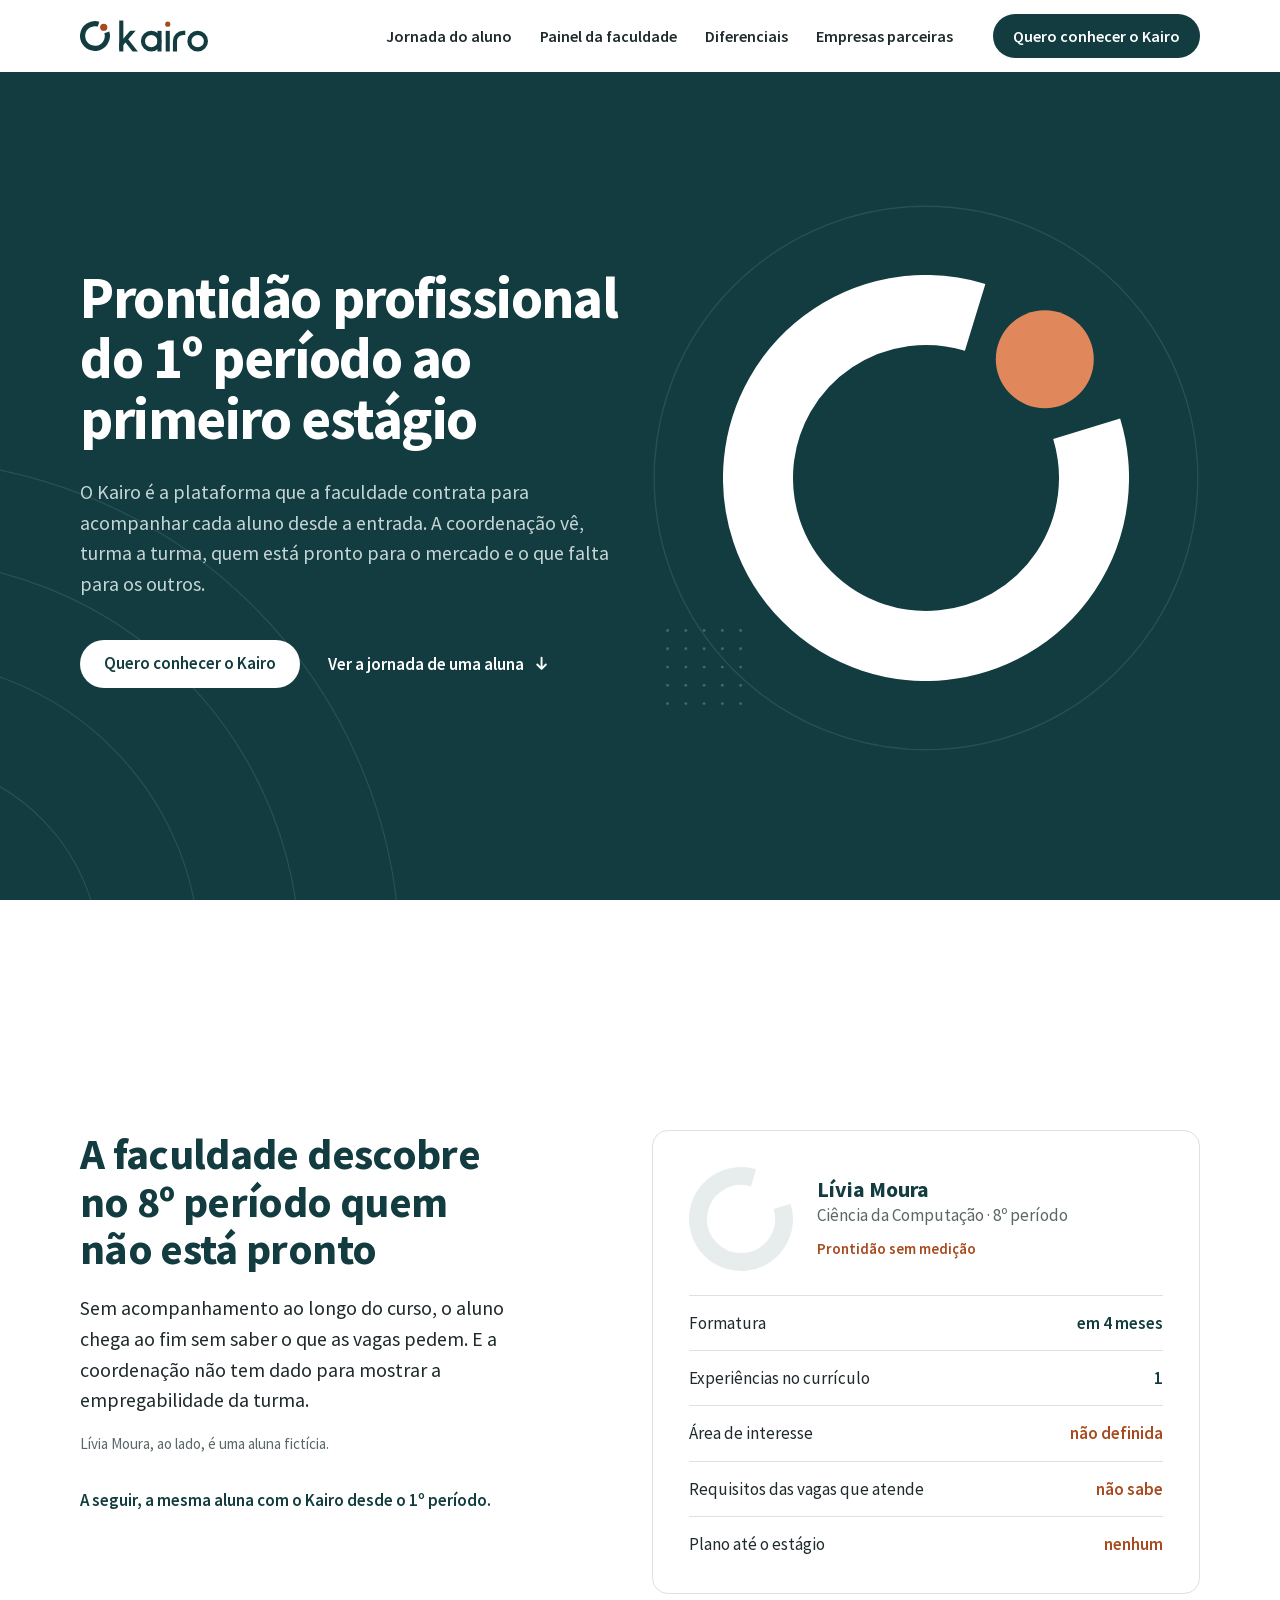
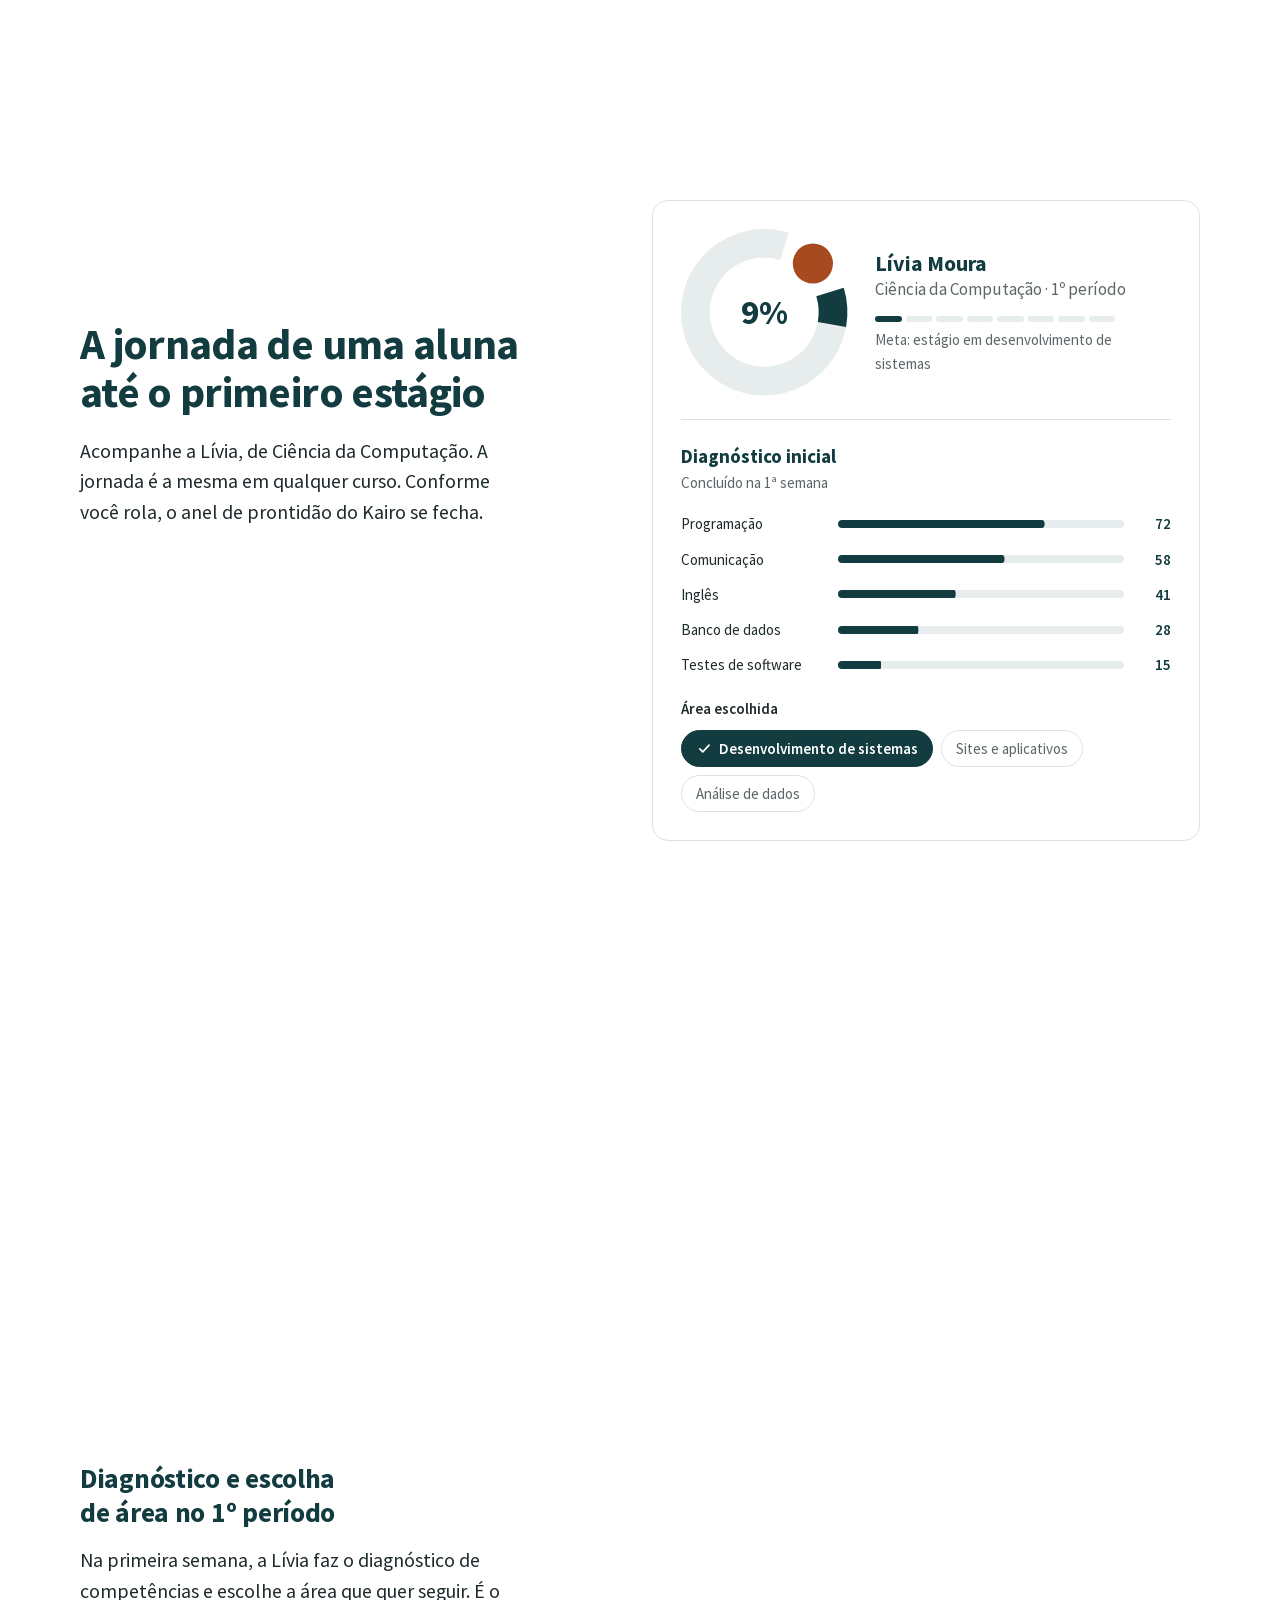
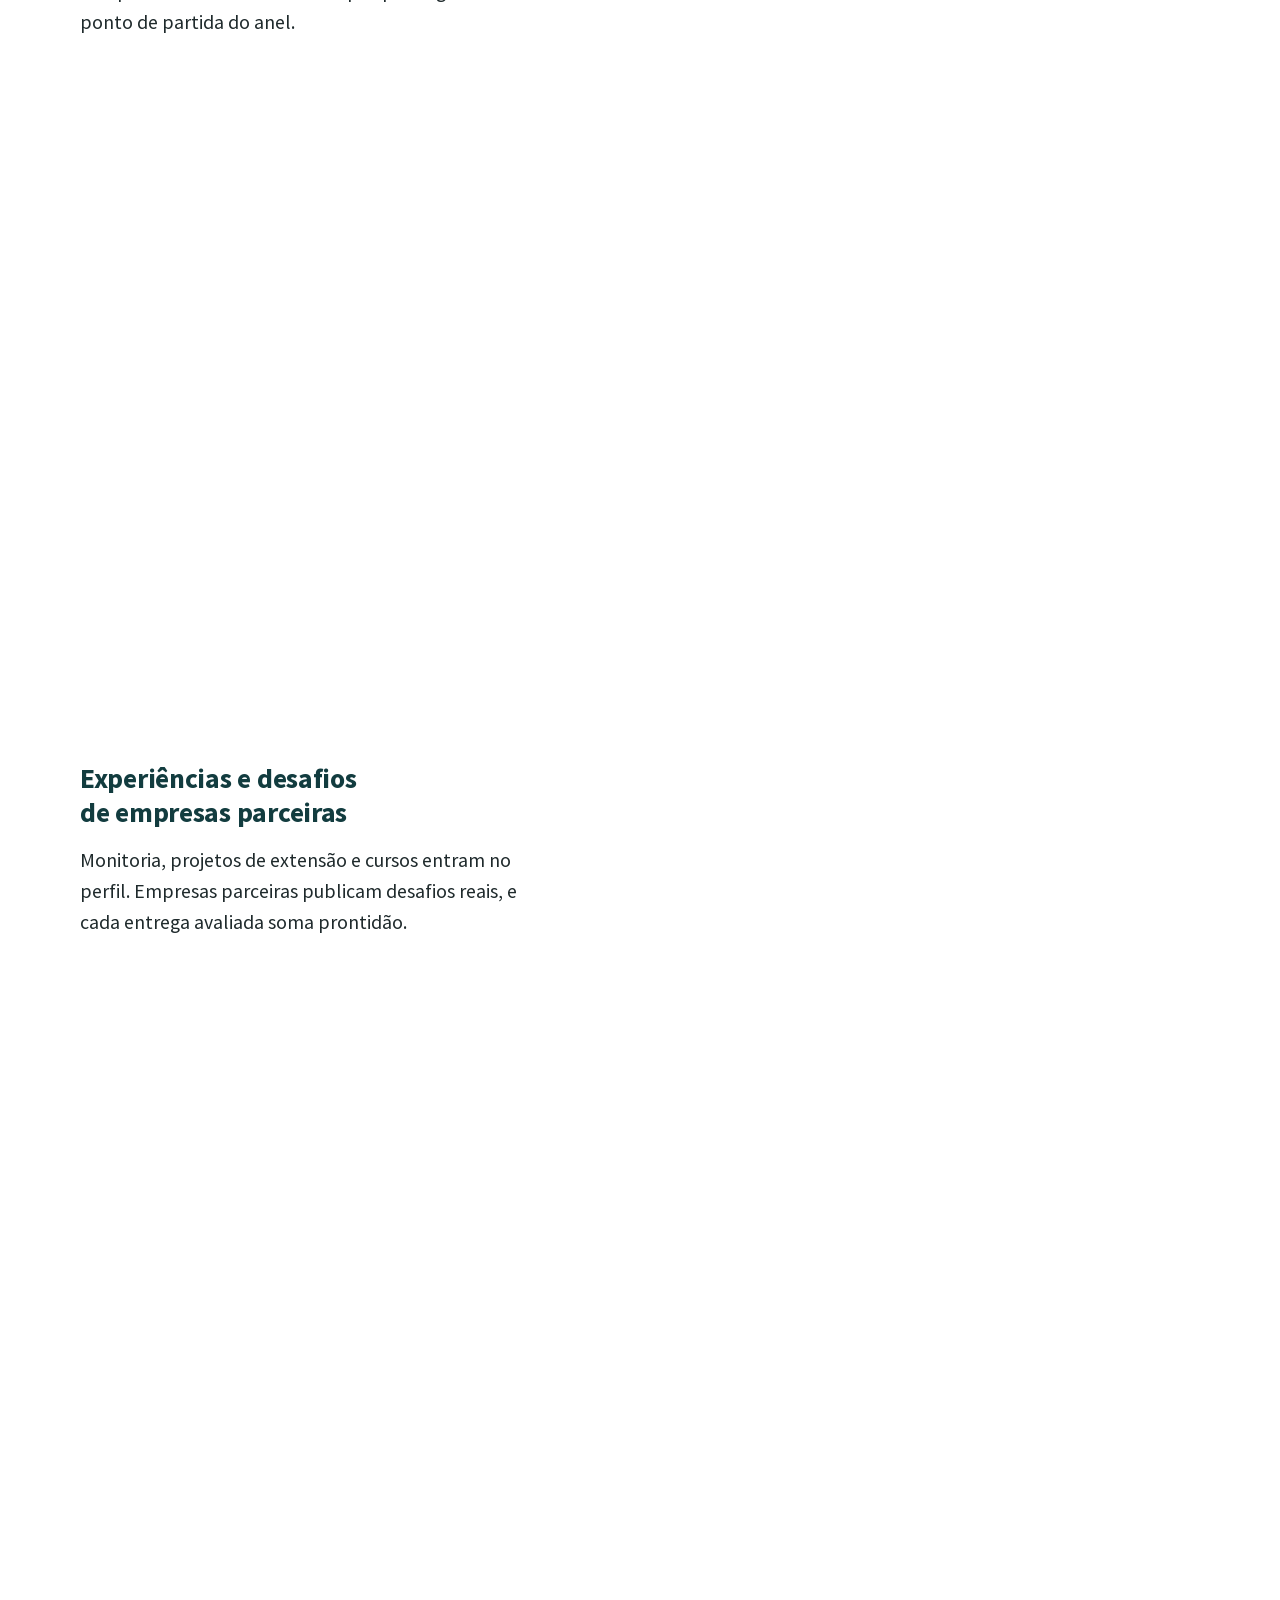
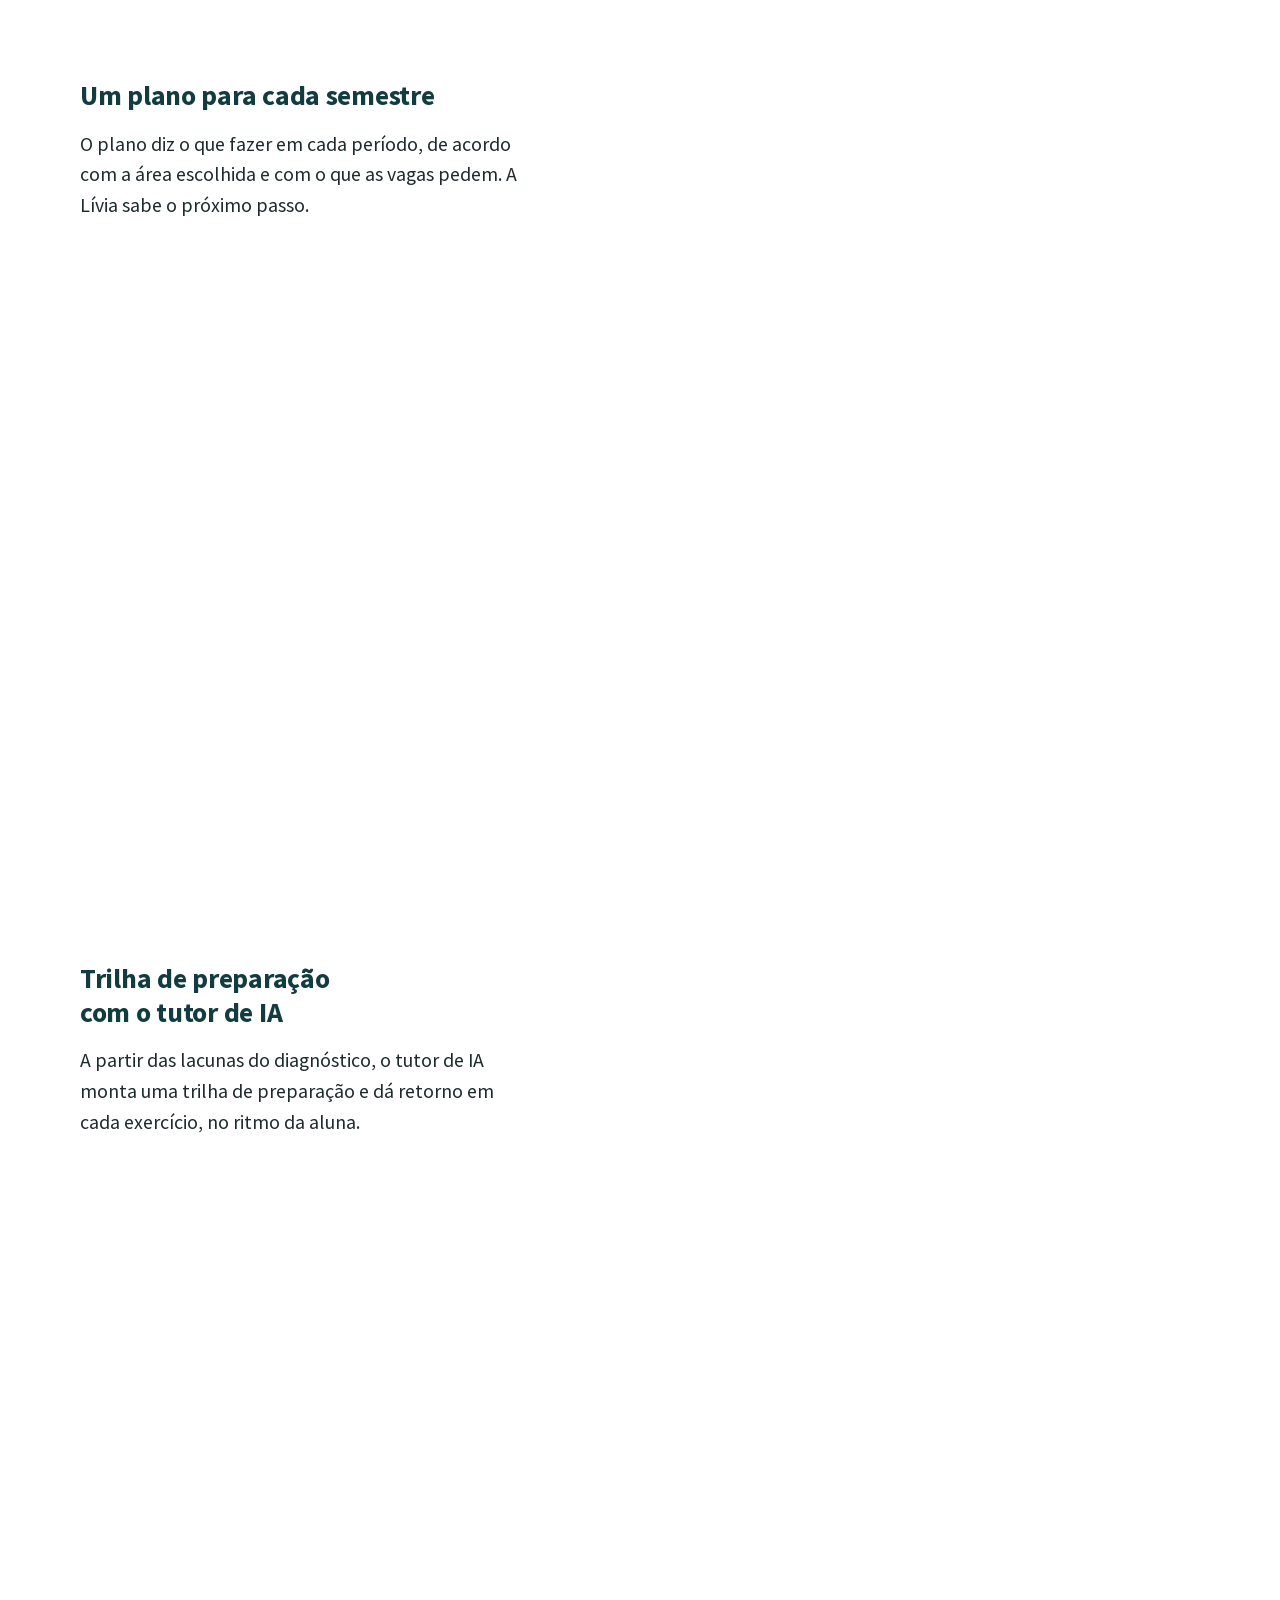
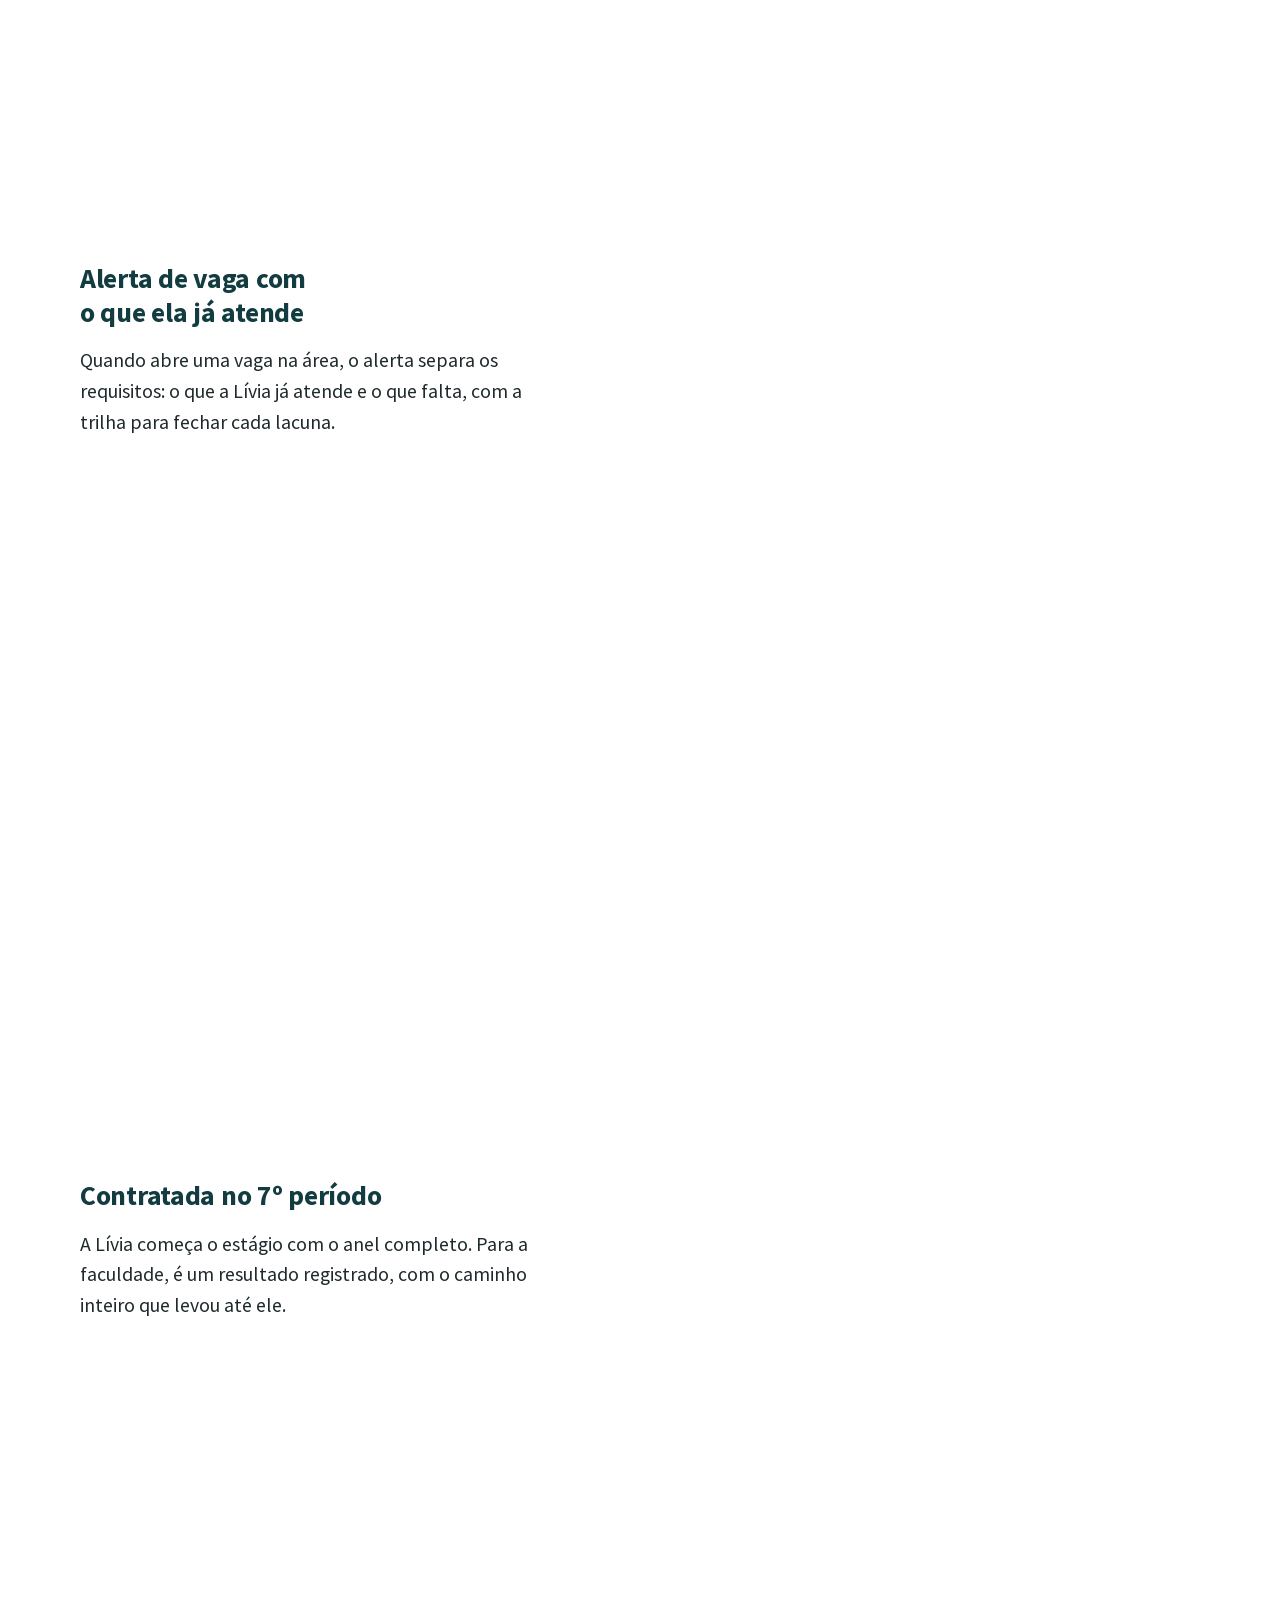
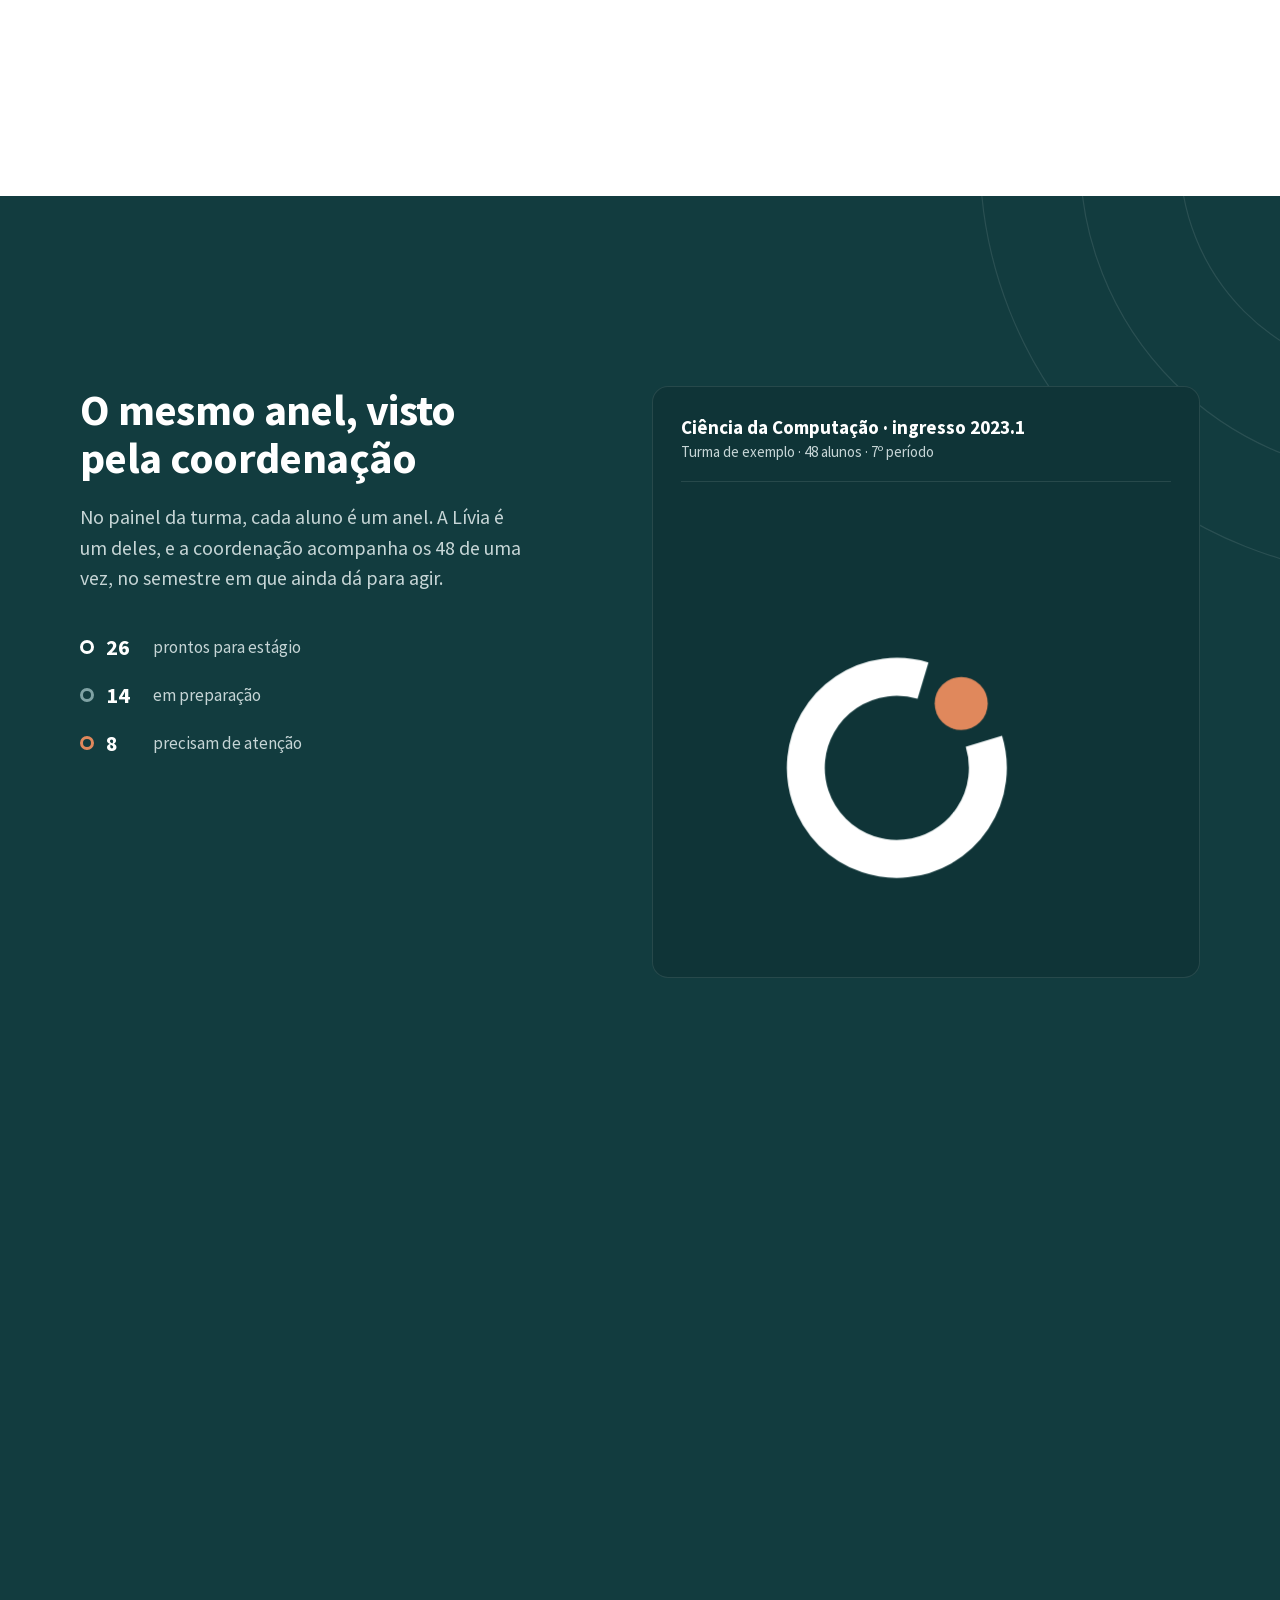
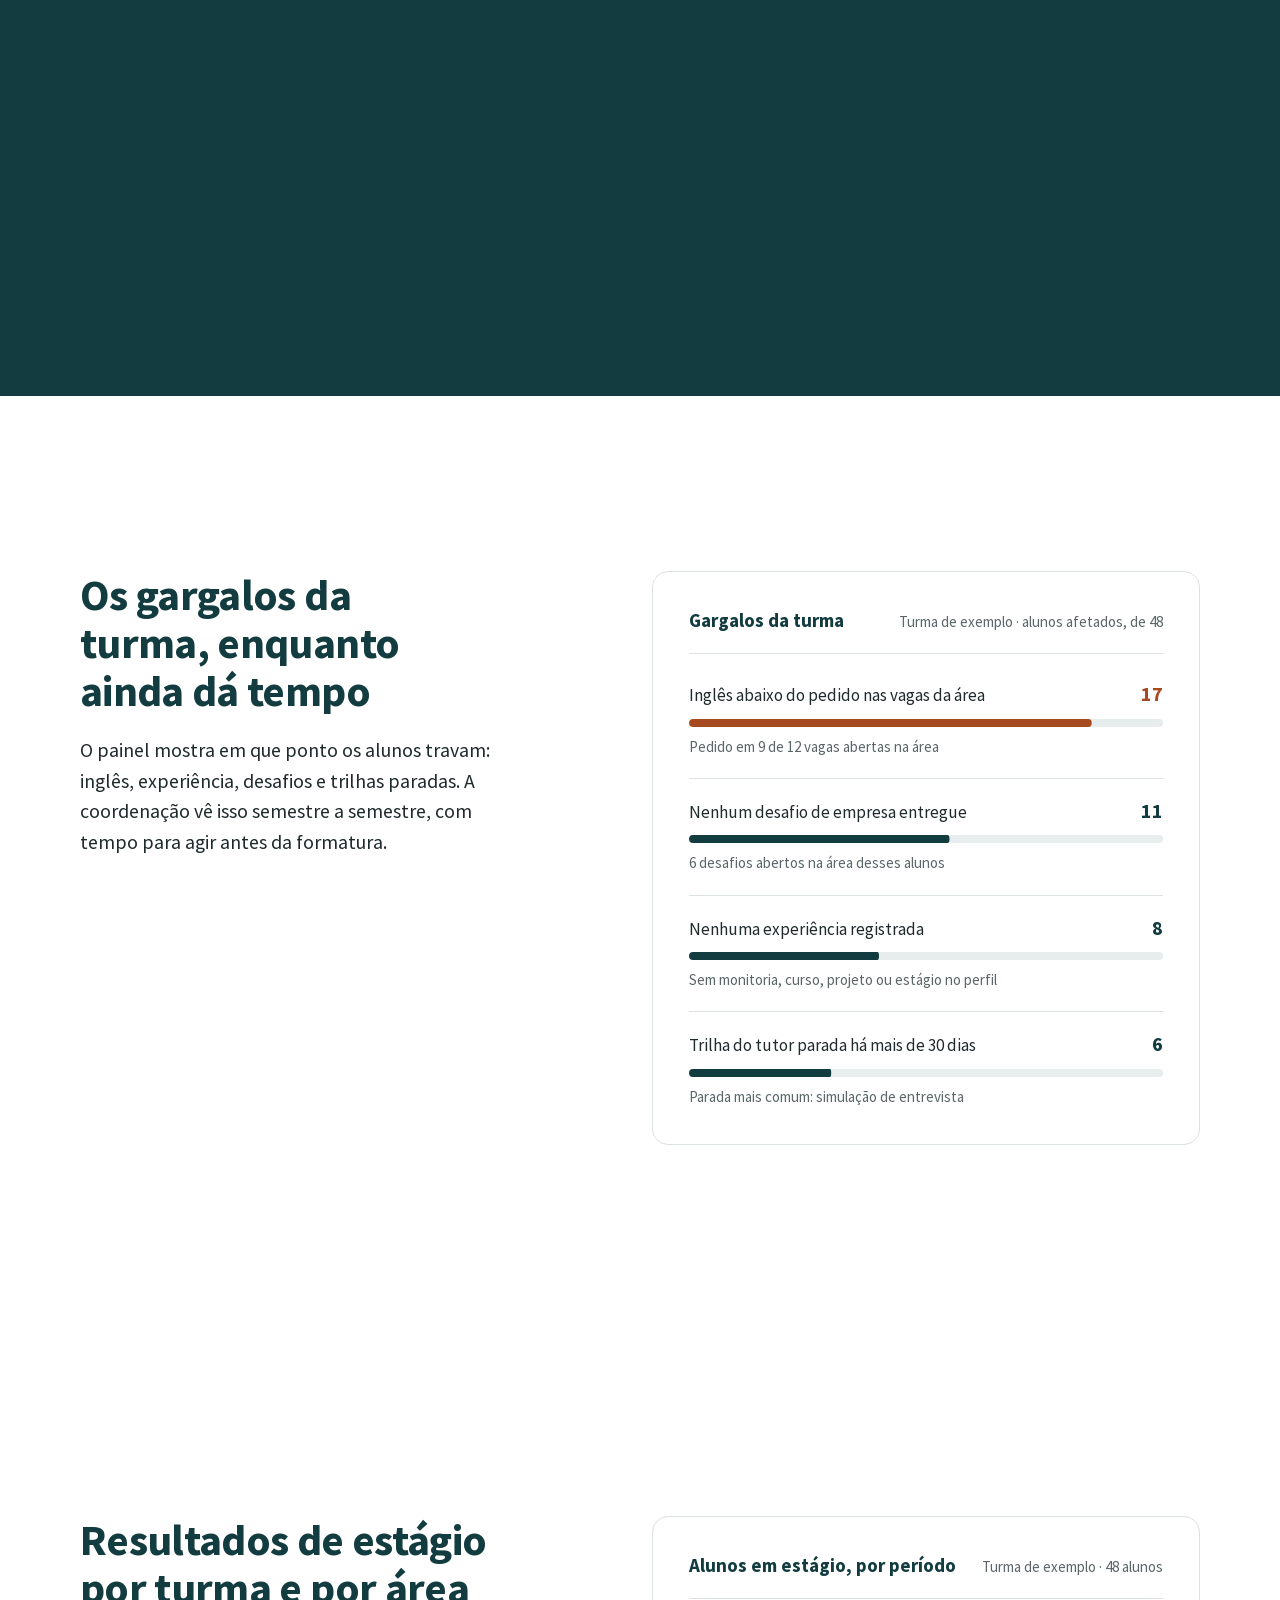
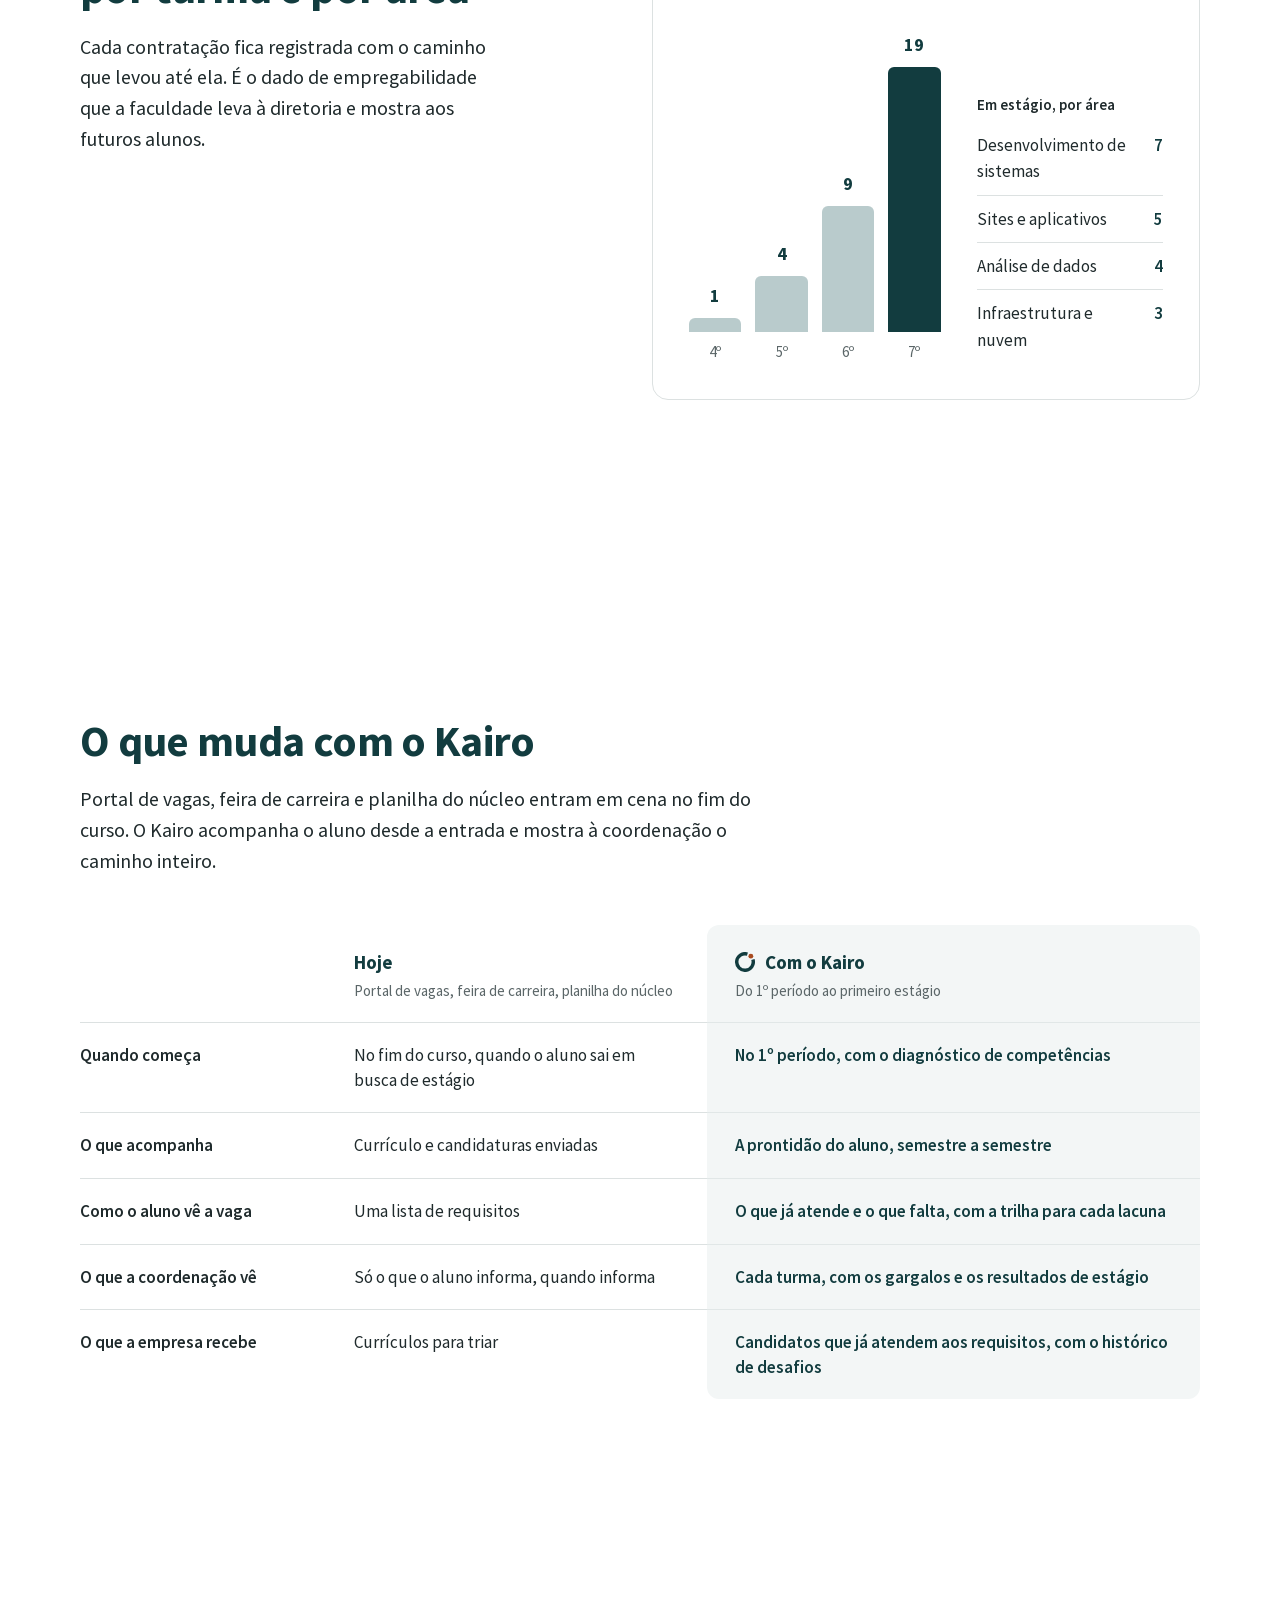
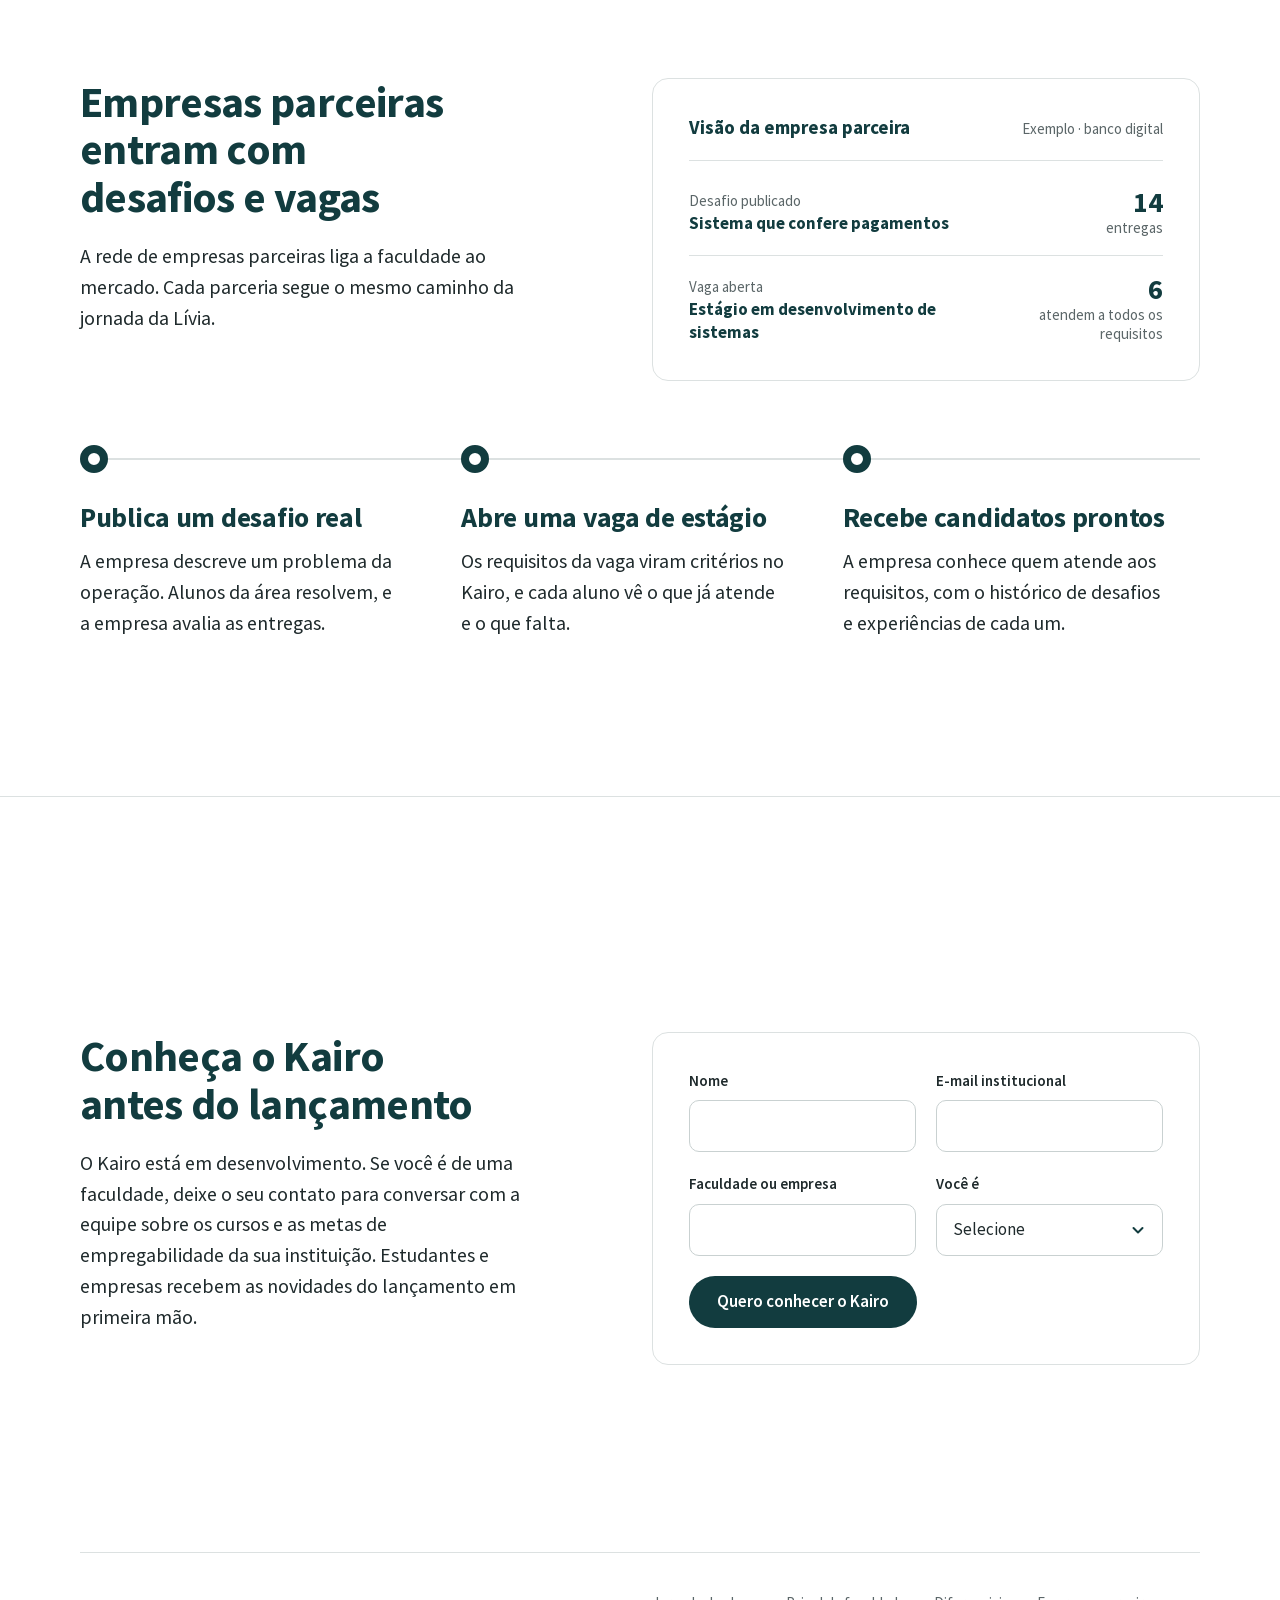
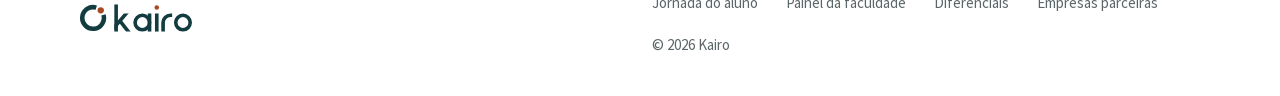
<file: site/index.html>
<!doctype html>
<html lang="pt-BR" data-type="software">
<head>
  <meta charset="utf-8">
  <meta name="viewport" content="width=device-width, initial-scale=1, viewport-fit=cover">
  <title>Kairo · Prontidão profissional do 1º período ao primeiro estágio</title>
  <meta name="description" content="Plataforma que a faculdade contrata para acompanhar cada aluno do 1º período até o primeiro estágio, com diagnóstico, plano por semestre, tutor de IA e painel por turma.">
  <meta name="page-type" content="software">
  <meta name="site-kind" content="software">
  <meta name="theme-color" content="#123C3F">
  <meta property="og:type" content="website">
  <meta property="og:locale" content="pt_BR">
  <meta property="og:title" content="Kairo · Prontidão profissional do 1º período ao primeiro estágio">
  <meta property="og:description" content="Saiba quais alunos estão prontos para o mercado enquanto ainda dá tempo de agir. Diagnóstico, plano por semestre, tutor de IA e painel por turma.">
  <meta property="og:url" content="https://kairoedu.netlify.app/">
  <meta property="og:image" content="https://kairoedu.netlify.app/img/kairo-compartilhamento.png">
  <meta property="og:image:type" content="image/png">
  <meta property="og:image:width" content="2400">
  <meta property="og:image:height" content="1260">
  <meta property="og:image:alt" content="Kairo: Prontidão profissional do 1º período ao primeiro estágio, ao lado do anel do símbolo do Kairo">
  <meta name="twitter:card" content="summary_large_image">
  <link rel="icon" href="kairo-favicon.svg" type="image/svg+xml">
  <link rel="icon" href="kairo-favicon-64.png" type="image/png" sizes="64x64">
  <link rel="apple-touch-icon" href="kairo-favicon-512.png">
  <link rel="preload" href="fonts/source-sans-pro-400-latin.woff2" as="font" type="font/woff2" crossorigin>
  <link rel="preload" href="fonts/source-sans-pro-700-latin.woff2" as="font" type="font/woff2" crossorigin>
  <link rel="stylesheet" href="styles.css">
  <script>document.documentElement.classList.add('js', 'm-enter')</script>
  <script defer src="https://cloud.umami.is/script.js" data-website-id="fe336f4c-7bbe-4ae4-8225-28ae98986966"></script>
</head>
<body>
  <a class="skip" href="#conteudo">Pular para o conteúdo</a>

  <svg class="sprite" aria-hidden="true" focusable="false">
    <symbol id="i-check" viewBox="0 0 20 20"><path d="M4.5 10.5l3.5 3.5 7.5-8" fill="none" stroke="currentColor" stroke-width="2" stroke-linecap="round" stroke-linejoin="round"/></symbol>
    <symbol id="i-gap" viewBox="0 0 20 20"><circle cx="10" cy="10" r="6.5" fill="none" stroke="currentColor" stroke-width="2"/><path d="M10 6.8v3.7" stroke="currentColor" stroke-width="2" stroke-linecap="round"/><circle cx="10" cy="13.4" r="1.1" fill="currentColor"/></symbol>
    <symbol id="i-arrow" viewBox="0 0 20 20"><path d="M4 10h11M11 5.5l4.5 4.5-4.5 4.5" fill="none" stroke="currentColor" stroke-width="2" stroke-linecap="round" stroke-linejoin="round"/></symbol>
    <symbol id="i-down" viewBox="0 0 20 20"><path d="M10 4v11M5.5 11l4.5 4.5 4.5-4.5" fill="none" stroke="currentColor" stroke-width="2" stroke-linecap="round" stroke-linejoin="round"/></symbol>
    <symbol id="i-bell" viewBox="0 0 20 20"><path d="M5.5 13.5V9a4.5 4.5 0 019 0v4.5l1.5 1.5h-12z M8.3 16.5a1.8 1.8 0 003.4 0" fill="none" stroke="currentColor" stroke-width="1.8" stroke-linejoin="round" stroke-linecap="round"/></symbol>
    <symbol id="ring-path" viewBox="-29 -29 58 58"><path d="M22.95 -7.02A24 24 0 1 1 7.02 -22.95"/></symbol>
  </svg>

  <header class="nav" data-nav>
    <div class="wrap nav__row">
      <a class="nav__brand" href="#topo" aria-label="Kairo, voltar ao início">
        <img src="brand/kairo-horizontal-escuro.svg" alt="Kairo" width="128" height="32">
      </a>
      <nav class="nav__links" aria-label="Seções">
        <a href="#jornada" data-umami-event="Clicou no menu" data-umami-event-item="Jornada do aluno" data-umami-event-local="Menu do topo">Jornada do aluno</a>
        <a href="#faculdade" data-umami-event="Clicou no menu" data-umami-event-item="Painel da faculdade" data-umami-event-local="Menu do topo">Painel da faculdade</a>
        <a href="#diferenciais" data-umami-event="Clicou no menu" data-umami-event-item="Diferenciais" data-umami-event-local="Menu do topo">Diferenciais</a>
        <a href="#parceiras" data-umami-event="Clicou no menu" data-umami-event-item="Empresas parceiras" data-umami-event-local="Menu do topo">Empresas parceiras</a>
      </nav>
      <a class="btn btn--primary nav__cta" href="#contato" data-umami-event="Clicou em Quero conhecer" data-umami-event-local="Menu do topo">Quero conhecer o Kairo</a>
    </div>
  </header>

  <main id="conteudo">

    <!-- Hero -->
    <section class="hero" id="topo" aria-labelledby="hero-title" data-enter>
      <img class="layer" src="img/linhas-hero.svg" alt="" aria-hidden="true">
      <div class="wrap hero__grid">
        <div class="hero__text">
          <h1 id="hero-title" class="hero__title" data-enter>Prontidão profissional do 1º período ao primeiro estágio</h1>
          <p class="hero__lead" data-enter>O Kairo é a plataforma que a faculdade contrata para acompanhar cada aluno desde a entrada. A coordenação vê, turma a turma, quem está pronto para o mercado e o que falta para os outros.</p>
          <div class="hero__actions" data-enter>
            <a class="btn btn--light" href="#contato" data-umami-event="Clicou em Quero conhecer" data-umami-event-local="Início da página">Quero conhecer o Kairo</a>
            <a class="link link--light" href="#problema" data-umami-event="Clicou em Ver a jornada">Ver a jornada de uma aluna <svg class="ico" aria-hidden="true"><use href="#i-down"/></svg></a>
          </div>
        </div>
        <div class="hero__mark" aria-hidden="true">
          <svg class="hero__halo" viewBox="0 0 100 100"><circle cx="50" cy="50" r="49.6"/></svg>
          <svg class="hero__dots" viewBox="0 0 90 90"><g><circle cx="5" cy="5" r="1.6"/><circle cx="25" cy="5" r="1.6"/><circle cx="45" cy="5" r="1.6"/><circle cx="65" cy="5" r="1.6"/><circle cx="85" cy="5" r="1.6"/><circle cx="5" cy="25" r="1.6"/><circle cx="25" cy="25" r="1.6"/><circle cx="45" cy="25" r="1.6"/><circle cx="65" cy="25" r="1.6"/><circle cx="85" cy="25" r="1.6"/><circle cx="5" cy="45" r="1.6"/><circle cx="25" cy="45" r="1.6"/><circle cx="45" cy="45" r="1.6"/><circle cx="65" cy="45" r="1.6"/><circle cx="85" cy="45" r="1.6"/><circle cx="5" cy="65" r="1.6"/><circle cx="25" cy="65" r="1.6"/><circle cx="45" cy="65" r="1.6"/><circle cx="65" cy="65" r="1.6"/><circle cx="85" cy="65" r="1.6"/><circle cx="5" cy="85" r="1.6"/><circle cx="25" cy="85" r="1.6"/><circle cx="45" cy="85" r="1.6"/><circle cx="65" cy="85" r="1.6"/><circle cx="85" cy="85" r="1.6"/></g></svg>
          <img class="hero__symbol" src="brand/kairo-simbolo-claro.svg" alt="" width="480" height="480">
        </div>
      </div>
    </section>

    <!-- O problema -->
    <section class="section" id="problema" aria-labelledby="problema-title">
      <div class="wrap split">
        <div class="split__text">
          <h2 id="problema-title">A faculdade descobre no 8º período quem não está pronto</h2>
          <p class="lead">Sem acompanhamento ao longo do curso, o aluno chega ao fim sem saber o que as vagas pedem. E a coordenação não tem dado para mostrar a empregabilidade da turma.</p>
          <p class="split__note">Lívia Moura, ao lado, é uma aluna fictícia.</p>
          <p class="split__next">A seguir, a mesma aluna com o Kairo desde o 1º período.</p>
        </div>
        <div class="split__visual">
          <div class="panel panel--profile">
            <div class="profile">
              <svg class="ring ring--unknown" viewBox="-29 -29 58 58" aria-hidden="true">
                <path class="ring__track" d="M22.95 -7.02A24 24 0 1 1 7.02 -22.95" pathLength="100"/>
              </svg>
              <div class="profile__id">
                <p class="profile__name">Lívia Moura</p>
                <p class="profile__meta">Ciência da Computação · 8º período</p>
                <p class="profile__status">Prontidão sem medição</p>
              </div>
            </div>
            <dl class="facts">
              <div class="facts__row"><dt>Formatura</dt><dd>em 4 meses</dd></div>
              <div class="facts__row"><dt>Experiências no currículo</dt><dd>1</dd></div>
              <div class="facts__row"><dt>Área de interesse</dt><dd class="is-gap">não definida</dd></div>
              <div class="facts__row"><dt>Requisitos das vagas que atende</dt><dd class="is-gap">não sabe</dd></div>
              <div class="facts__row"><dt>Plano até o estágio</dt><dd class="is-gap">nenhum</dd></div>
            </dl>
          </div>
        </div>
      </div>
    </section>

    <!-- A jornada (scrollytelling) -->
    <section class="story" id="jornada" aria-labelledby="jornada-title" data-moment="anel-de-prontidao">
      <div class="wrap story__grid">

        <div class="story__stage" aria-hidden="true">
          <div class="stage" data-stage>
            <div class="stage__head">
              <div class="stage__ring">
                <svg class="ring ring--stage" viewBox="-29 -29 58 58">
                  <path class="ring__track" d="M22.95 -7.02A24 24 0 1 1 7.02 -22.95" pathLength="100"/>
                  <path class="ring__fill" data-ring-fill d="M22.95 -7.02A24 24 0 1 1 7.02 -22.95" pathLength="100"/>
                  <circle class="ring__dot" data-ring-dot cx="16.97" cy="-16.97" r="7"/>
                </svg>
                <span class="stage__pct" data-pct>0%</span>
              </div>
              <div class="stage__id">
                <p class="stage__name">Lívia Moura</p>
                <p class="stage__meta"><span class="hide-sm">Ciência da </span>Computação · <span data-period>1º período</span></p>
                <ol class="rail" data-rail>
                  <li></li><li></li><li></li><li></li><li></li><li></li><li></li><li></li>
                </ol>
                <p class="stage__label">Meta: estágio em desenvolvimento de sistemas</p>
              </div>
            </div>

            <div class="stage__screens">
              <!-- 1 Diagnóstico -->
              <div class="scr is-active" data-screen="0">
                <div class="scr__head"><p class="scr__title">Diagnóstico inicial</p><p class="scr__meta">Concluído na 1ª semana</p></div>
                <ul class="bars">
                  <li><span>Programação</span><i style="--v:72"></i><b>72</b></li>
                  <li><span>Comunicação</span><i style="--v:58"></i><b>58</b></li>
                  <li><span>Inglês</span><i style="--v:41"></i><b>41</b></li>
                  <li><span>Banco de dados</span><i style="--v:28"></i><b>28</b></li>
                  <li><span>Testes de software</span><i style="--v:15"></i><b>15</b></li>
                </ul>
                <p class="scr__sub">Área escolhida</p>
                <div class="chips">
                  <span class="chip chip--on"><svg class="ico" aria-hidden="true"><use href="#i-check"/></svg>Desenvolvimento de sistemas</span>
                  <span class="chip">Sites e aplicativos</span>
                  <span class="chip chip--more">Análise de dados</span>
                </div>
              </div>

              <!-- 2 Experiências e desafios -->
              <div class="scr" data-screen="1">
                <div class="scr__head"><p class="scr__title">Experiências registradas</p><p class="scr__meta">3 no perfil</p></div>
                <ul class="rows">
                  <li><span class="rows__main">Monitoria de Programação</span><span class="rows__side">2º período</span></li>
                  <li><span class="rows__main">Site de ONG do bairro, projeto de extensão</span><span class="rows__side">3º período</span></li>
                  <li class="rows--more"><span class="rows__main">Curso de programação em Python, 40 h</span><span class="rows__side">3º período</span></li>
                </ul>
                <div class="challenge">
                  <p class="challenge__org">Desafio de banco digital parceiro</p>
                  <p class="challenge__title">Sistema que confere os pagamentos do dia sem planilha</p>
                  <p class="tag tag--ok"><svg class="ico" aria-hidden="true"><use href="#i-check"/></svg>Entregue · avaliação 8,7</p>
                </div>
              </div>

              <!-- 3 Plano por semestre -->
              <div class="scr" data-screen="2">
                <div class="scr__head"><p class="scr__title">Plano por semestre</p><p class="scr__meta">Revisado no 4º período</p></div>
                <ol class="plan">
                  <li class="plan__term"><span class="plan__when">4º</span>
                    <ul><li class="is-done"><svg class="ico" aria-hidden="true"><use href="#i-check"/></svg>Curso de banco de dados</li><li class="is-done"><svg class="ico" aria-hidden="true"><use href="#i-check"/></svg>Segundo desafio de empresa</li></ul></li>
                  <li class="plan__term"><span class="plan__when">5º</span>
                    <ul><li>Inglês até o nível B2</li><li>Trilha de entrevista técnica com o tutor</li></ul></li>
                  <li class="plan__term"><span class="plan__when">6º</span>
                    <ul><li>Candidaturas a estágio em desenvolvimento</li></ul></li>
                  <li class="plan__term plan--more"><span class="plan__when">7º</span>
                    <ul><li>Estágio na área escolhida</li></ul></li>
                </ol>
              </div>

              <!-- 4 Tutor de IA -->
              <div class="scr" data-screen="3">
                <div class="scr__head"><p class="scr__title">Tutor de IA</p><p class="scr__meta">Trilha: entrevista técnica</p></div>
                <div class="chat">
                  <p class="msg msg--tutor">Vamos treinar uma pergunta comum em entrevistas: conte um sistema que você construiu do zero.</p>
                  <p class="msg msg--me">No desafio do banco digital, criei um sistema que confere os pagamentos do dia sem planilha.</p>
                  <p class="msg msg--tutor">Boa estrutura. Falta o resultado em número: quantas horas de trabalho manual o sistema economizou?</p>
                </div>
                <div class="progress"><span>Etapa 4 de 6</span><i style="--v:66"></i></div>
              </div>

              <!-- 5 Alerta de vaga -->
              <div class="scr" data-screen="4">
                <div class="scr__head"><p class="scr__title"><svg class="ico" aria-hidden="true"><use href="#i-bell"/></svg>Estágio em desenvolvimento de sistemas</p><p class="scr__meta">Banco digital parceiro · 6 h por dia</p></div>
                <p class="match"><b>Você atende 5 de 7 requisitos</b></p>
                <ul class="reqs">
                  <li class="is-ok"><svg class="ico" aria-hidden="true"><use href="#i-check"/></svg>Programação em Python</li>
                  <li class="is-ok"><svg class="ico" aria-hidden="true"><use href="#i-check"/></svg>Banco de dados (SQL)</li>
                  <li class="is-ok"><svg class="ico" aria-hidden="true"><use href="#i-check"/></svg>Projeto feito para empresa real</li>
                  <li class="is-ok reqs--more"><svg class="ico" aria-hidden="true"><use href="#i-check"/></svg>Controle de versão (Git)</li>
                  <li class="is-ok reqs--more"><svg class="ico" aria-hidden="true"><use href="#i-check"/></svg>Disponibilidade de 6 h</li>
                  <li class="reqs__sum"><svg class="ico" aria-hidden="true"><use href="#i-check"/></svg>+ 2 requisitos atendidos</li>
                  <li class="is-gap"><svg class="ico" aria-hidden="true"><use href="#i-gap"/></svg>Publicar sistemas na nuvem <span>trilha de 3 semanas</span></li>
                  <li class="is-gap"><svg class="ico" aria-hidden="true"><use href="#i-gap"/></svg>Entrevista técnica em inglês <span>simulação com o tutor</span></li>
                </ul>
              </div>

              <!-- 6 Contratada -->
              <div class="scr" data-screen="5">
                <div class="hired">
                  <span class="hired__badge"><svg class="ico" aria-hidden="true"><use href="#i-check"/></svg></span>
                  <div>
                    <p class="scr__title">Contratada</p>
                    <p class="scr__meta">Estágio em desenvolvimento de sistemas · início em março</p>
                  </div>
                </div>
                <dl class="facts facts--tight">
                  <div class="facts__row"><dt>Semestres no Kairo</dt><dd>7</dd></div>
                  <div class="facts__row"><dt>Experiências registradas</dt><dd>9</dd></div>
                  <div class="facts__row"><dt>Desafios de empresas parceiras</dt><dd>3</dd></div>
                  <div class="facts__row"><dt>Trilhas concluídas com o tutor</dt><dd>2</dd></div>
                  <div class="facts__row facts--more"><dt>Alertas de vaga recebidos</dt><dd>4</dd></div>
                </dl>
              </div>
            </div>
          </div>
        </div>

        <div class="story__steps">
          <div class="story__intro">
            <h2 id="jornada-title">A jornada de uma aluna até o primeiro estágio</h2>
            <p class="lead">Acompanhe a Lívia, de Ciência da Computação. A jornada é a mesma em qualquer curso. Conforme você rola, o anel de prontidão do Kairo se fecha.</p>
          </div>

          <article class="step" data-value="12" data-period="1">
            <h3>Diagnóstico e escolha de área no 1º período</h3>
            <p>Na primeira semana, a Lívia faz o diagnóstico de competências e escolhe a área que quer seguir. É o ponto de partida do anel.</p>
          </article>
          <article class="step" data-value="31" data-period="3">
            <h3>Experiências e desafios de empresas parceiras</h3>
            <p>Monitoria, projetos de extensão e cursos entram no perfil. Empresas parceiras publicam desafios reais, e cada entrega avaliada soma prontidão.</p>
          </article>
          <article class="step" data-value="48" data-period="4">
            <h3>Um plano para cada semestre</h3>
            <p>O plano diz o que fazer em cada período, de acordo com a área escolhida e com o que as vagas pedem. A Lívia sabe o próximo passo.</p>
          </article>
          <article class="step" data-value="67" data-period="5">
            <h3>Trilha de preparação com o tutor de IA</h3>
            <p>A partir das lacunas do diagnóstico, o tutor de IA monta uma trilha de preparação e dá retorno em cada exercício, no ritmo da aluna.</p>
          </article>
          <article class="step" data-value="84" data-period="6">
            <h3>Alerta de vaga com o que ela já atende</h3>
            <p>Quando abre uma vaga na área, o alerta separa os requisitos: o que a Lívia já atende e o que falta, com a trilha para fechar cada lacuna.</p>
          </article>
          <article class="step" data-value="100" data-period="7">
            <h3>Contratada no 7º período</h3>
            <p>A Lívia começa o estágio com o anel completo. Para a faculdade, é um resultado registrado, com o caminho inteiro que levou até ele.</p>
          </article>
        </div>
      </div>
    </section>

    <!-- A câmera vira: painel da turma -->
    <section class="turma" id="faculdade" aria-labelledby="turma-title" data-turma data-moment="camera-da-turma">
      <div class="turma__pin">
        <img class="layer" src="img/linhas-turma.svg" alt="" aria-hidden="true">
        <div class="wrap split split--dark">
          <div class="split__text">
            <h2 id="turma-title">O mesmo anel, visto pela coordenação</h2>
            <p class="lead">No painel da turma, cada aluno é um anel. A Lívia é um deles, e a coordenação acompanha os 48 de uma vez, no semestre em que ainda dá para agir.</p>
            <ul class="legend" data-legend>
              <li><i class="legend__key legend__key--ready"></i><b data-count="ready">26</b> prontos para estágio</li>
              <li><i class="legend__key legend__key--prep"></i><b data-count="prep">14</b> em preparação</li>
              <li><i class="legend__key legend__key--alert"></i><b data-count="alert">8</b> precisam de atenção</li>
            </ul>
          </div>
          <div class="split__visual">
            <div class="board">
              <div class="board__head">
                <p class="board__title">Ciência da Computação · ingresso 2023.1</p>
                <p class="board__meta">Turma de exemplo · 48 alunos · 7º período</p>
              </div>
              <div class="board__view">
                <div class="board__grid" data-grid aria-hidden="true"></div>
              </div>
            </div>
          </div>
        </div>
      </div>
    </section>

    <!-- Gargalos -->
    <section class="section" id="gargalos" aria-labelledby="gargalos-title">
      <div class="wrap split">
        <div class="split__text">
          <h2 id="gargalos-title">Os gargalos da turma, enquanto ainda dá tempo</h2>
          <p class="lead">O painel mostra em que ponto os alunos travam: inglês, experiência, desafios e trilhas paradas. A coordenação vê isso semestre a semestre, com tempo para agir antes da formatura.</p>
        </div>
        <div class="split__visual">
          <div class="panel">
            <div class="panel__head"><p class="panel__title">Gargalos da turma</p><p class="panel__meta">Turma de exemplo · alunos afetados, de 48</p></div>
            <ul class="hbars">
              <li class="is-top"><span class="hbars__label">Inglês abaixo do pedido nas vagas da área</span><span class="hbars__bar"><i style="--v:35.4"></i></span><b>17</b><span class="hbars__note">Pedido em 9 de 12 vagas abertas na área</span></li>
              <li><span class="hbars__label">Nenhum desafio de empresa entregue</span><span class="hbars__bar"><i style="--v:22.9"></i></span><b>11</b><span class="hbars__note">6 desafios abertos na área desses alunos</span></li>
              <li><span class="hbars__label">Nenhuma experiência registrada</span><span class="hbars__bar"><i style="--v:16.7"></i></span><b>8</b><span class="hbars__note">Sem monitoria, curso, projeto ou estágio no perfil</span></li>
              <li><span class="hbars__label">Trilha do tutor parada há mais de 30 dias</span><span class="hbars__bar"><i style="--v:12.5"></i></span><b>6</b><span class="hbars__note">Parada mais comum: simulação de entrevista</span></li>
            </ul>
          </div>
        </div>
      </div>
    </section>

    <!-- Resultados de estágio -->
    <section class="section" id="resultados" aria-labelledby="resultados-title">
      <div class="wrap split">
        <div class="split__text">
          <h2 id="resultados-title">Resultados de estágio por turma e por área</h2>
          <p class="lead">Cada contratação fica registrada com o caminho que levou até ela. É o dado de empregabilidade que a faculdade leva à diretoria e mostra aos futuros alunos.</p>
        </div>
        <div class="split__visual">
          <div class="panel">
            <div class="panel__head"><p class="panel__title">Alunos em estágio, por período</p><p class="panel__meta">Turma de exemplo · 48 alunos</p></div>
            <div class="results">
              <div class="vbars" role="img" aria-label="Alunos em estágio: 1 no 4º período, 4 no 5º, 9 no 6º e 19 no 7º.">
                <div class="vbars__col"><b>1</b><i style="--v:5.3"></i><span>4º</span></div>
                <div class="vbars__col"><b>4</b><i style="--v:21"></i><span>5º</span></div>
                <div class="vbars__col"><b>9</b><i style="--v:47.4"></i><span>6º</span></div>
                <div class="vbars__col is-now"><b>19</b><i style="--v:100"></i><span>7º</span></div>
              </div>
              <div class="results__side">
                <p class="results__sub">Em estágio, por área</p>
                <dl class="facts facts--tight">
                <div class="facts__row"><dt>Desenvolvimento de sistemas</dt><dd>7</dd></div>
                <div class="facts__row"><dt>Sites e aplicativos</dt><dd>5</dd></div>
                <div class="facts__row"><dt>Análise de dados</dt><dd>4</dd></div>
                <div class="facts__row"><dt>Infraestrutura e nuvem</dt><dd>3</dd></div>
                </dl>
              </div>
            </div>
          </div>
        </div>
      </div>
    </section>

    <!-- Diferenciais -->
    <section class="section" id="diferenciais" aria-labelledby="diferenciais-title">
      <div class="wrap compare-wrap">
        <div class="section__head">
          <h2 id="diferenciais-title">O que muda com o Kairo</h2>
          <p class="lead">Portal de vagas, feira de carreira e planilha do núcleo entram em cena no fim do curso. O Kairo acompanha o aluno desde a entrada e mostra à coordenação o caminho inteiro.</p>
        </div>
        <div class="compare-scroll">
          <table class="compare">
            <caption class="sr-only">Comparação entre as ferramentas usadas hoje e o Kairo</caption>
            <thead>
              <tr>
                <td></td>
                <th scope="col"><span class="compare__col">Hoje</span><span class="compare__sub">Portal de vagas, feira de carreira, planilha do núcleo</span></th>
                <th scope="col" class="compare__kairo"><span class="compare__col"><img src="brand/kairo-simbolo-escuro.svg" alt="" width="20" height="20">Com o Kairo</span><span class="compare__sub">Do 1º período ao primeiro estágio</span></th>
              </tr>
            </thead>
            <tbody>
              <tr>
                <th scope="row">Quando começa</th>
                <td data-label="Hoje">No fim do curso, quando o aluno sai em busca de estágio</td>
                <td class="compare__kairo" data-label="Com o Kairo">No 1º período, com o diagnóstico de competências</td>
              </tr>
              <tr>
                <th scope="row">O que acompanha</th>
                <td data-label="Hoje">Currículo e candidaturas enviadas</td>
                <td class="compare__kairo" data-label="Com o Kairo">A prontidão do aluno, semestre a semestre</td>
              </tr>
              <tr>
                <th scope="row">Como o aluno vê a vaga</th>
                <td data-label="Hoje">Uma lista de requisitos</td>
                <td class="compare__kairo" data-label="Com o Kairo">O que já atende e o que falta, com a trilha para cada lacuna</td>
              </tr>
              <tr>
                <th scope="row">O que a coordenação vê</th>
                <td data-label="Hoje">Só o que o aluno informa, quando informa</td>
                <td class="compare__kairo" data-label="Com o Kairo">Cada turma, com os gargalos e os resultados de estágio</td>
              </tr>
              <tr>
                <th scope="row">O que a empresa recebe</th>
                <td data-label="Hoje">Currículos para triar</td>
                <td class="compare__kairo" data-label="Com o Kairo">Candidatos que já atendem aos requisitos, com o histórico de desafios</td>
              </tr>
            </tbody>
          </table>
        </div>
      </div>
    </section>

    <!-- Empresas parceiras -->
    <section class="section" id="parceiras" aria-labelledby="parceiras-title">
      <div class="wrap">
        <div class="split">
          <div class="split__text">
            <h2 id="parceiras-title">Empresas parceiras entram com desafios e vagas</h2>
            <p class="lead">A rede de empresas parceiras liga a faculdade ao mercado. Cada parceria segue o mesmo caminho da jornada da Lívia.</p>
          </div>
          <div class="split__visual">
            <div class="panel partner">
              <div class="panel__head"><p class="panel__title">Visão da empresa parceira</p><p class="panel__meta">Exemplo · banco digital</p></div>
              <div class="partner__row">
                <div>
                  <p class="partner__kind">Desafio publicado</p>
                  <p class="partner__title">Sistema que confere pagamentos</p>
                </div>
                <p class="partner__num"><b>14</b> entregas</p>
              </div>
              <div class="partner__row">
                <div>
                  <p class="partner__kind">Vaga aberta</p>
                  <p class="partner__title">Estágio em desenvolvimento de sistemas</p>
                </div>
                <p class="partner__num"><b>6</b> atendem a todos os requisitos</p>
              </div>
            </div>
          </div>
        </div>
        <ol class="flow" data-flow>
          <li class="flow__stop">
            <span class="flow__node" aria-hidden="true"></span>
            <h3>Publica um desafio real</h3>
            <p>A empresa descreve um problema da operação. Alunos da área resolvem, e a empresa avalia as entregas.</p>
          </li>
          <li class="flow__stop">
            <span class="flow__node" aria-hidden="true"></span>
            <h3>Abre uma vaga de estágio</h3>
            <p>Os requisitos da vaga viram critérios no Kairo, e cada aluno vê o que já atende e o que falta.</p>
          </li>
          <li class="flow__stop">
            <span class="flow__node flow__node--end" aria-hidden="true"></span>
            <h3>Recebe candidatos prontos</h3>
            <p>A empresa conhece quem atende aos requisitos, com o histórico de desafios e experiências de cada um.</p>
          </li>
        </ol>
      </div>
    </section>
  </main>

  <!-- CTA e rodapé -->
  <footer class="closing" id="contato" aria-labelledby="contato-title">
    <div class="wrap closing__grid">
      <div class="closing__text">
        <h2 id="contato-title">Conheça o Kairo antes do lançamento</h2>
        <p class="lead">O Kairo está em desenvolvimento. Se você é de uma faculdade, deixe o seu contato para conversar com a equipe sobre os cursos e as metas de empregabilidade da sua instituição. Estudantes e empresas recebem as novidades do lançamento em primeira mão.</p>
      </div>
      <form class="form" name="interesse" method="POST" action="/obrigado.html" data-netlify="true" netlify-honeypot="empresa-site" novalidate data-form>
        <input type="hidden" name="form-name" value="interesse">
        <p class="form__trap" hidden><label>Não preencha <input name="empresa-site" tabindex="-1" autocomplete="off"></label></p>
        <div class="field">
          <label for="f-nome">Nome</label>
          <input id="f-nome" name="nome" type="text" autocomplete="name" required aria-describedby="e-nome">
          <p class="field__error" id="e-nome" data-msg="Escreva o seu nome."></p>
        </div>
        <div class="field">
          <label for="f-email">E-mail institucional</label>
          <input id="f-email" name="email" type="email" autocomplete="email" inputmode="email" required aria-describedby="e-email">
          <p class="field__error" id="e-email" data-msg="Escreva um e-mail válido, como nome@faculdade.edu.br."></p>
        </div>
        <div class="field">
          <label for="f-inst">Faculdade ou empresa</label>
          <input id="f-inst" name="instituicao" type="text" autocomplete="organization" required aria-describedby="e-inst">
          <p class="field__error" id="e-inst" data-msg="Escreva o nome da faculdade ou da empresa."></p>
        </div>
        <div class="field">
          <label for="f-cargo">Você é</label>
          <select id="f-cargo" name="cargo" required aria-describedby="e-cargo">
            <option value="">Selecione</option>
            <optgroup label="Da faculdade">
              <option>Coordenação de curso</option>
              <option>Núcleo de carreira ou empregabilidade</option>
              <option>Gestão ou diretoria acadêmica</option>
            </optgroup>
            <optgroup label="Outros perfis">
              <option>Estudante</option>
              <option>Empresa interessada em parceria</option>
              <option>Outro</option>
            </optgroup>
          </select>
          <p class="field__error" id="e-cargo" data-msg="Escolha uma opção."></p>
        </div>
        <button class="btn btn--primary form__submit" type="submit"><span>Quero conhecer o Kairo</span></button>
        <p class="form__status" role="status" aria-live="polite" data-status></p>
        <div class="form__sent" tabindex="-1" data-sent>
          <img src="brand/kairo-simbolo-escuro.svg" alt="" width="64" height="64">
          <div>
            <p class="form__sent-title">Interesse registrado</p>
            <p class="form__sent-text">Vamos entrar em contato pelo e-mail que você informou.</p>
          </div>
        </div>
      </form>
    </div>
    <div class="wrap closing__foot">
      <img src="brand/kairo-horizontal-escuro.svg" alt="Kairo" width="112" height="28">
      <div class="closing__nav">
        <nav class="closing__links" aria-label="Rodapé">
          <a href="#jornada" data-umami-event="Clicou no menu" data-umami-event-item="Jornada do aluno" data-umami-event-local="Rodapé">Jornada do aluno</a>
          <a href="#faculdade" data-umami-event="Clicou no menu" data-umami-event-item="Painel da faculdade" data-umami-event-local="Rodapé">Painel da faculdade</a>
          <a href="#diferenciais" data-umami-event="Clicou no menu" data-umami-event-item="Diferenciais" data-umami-event-local="Rodapé">Diferenciais</a>
          <a href="#parceiras" data-umami-event="Clicou no menu" data-umami-event-item="Empresas parceiras" data-umami-event-local="Rodapé">Empresas parceiras</a>
        </nav>
        <p class="closing__legal">© 2026 Kairo</p>
      </div>
    </div>
  </footer>

  <script src="main.js" defer></script>
</body>
</html>
</file>
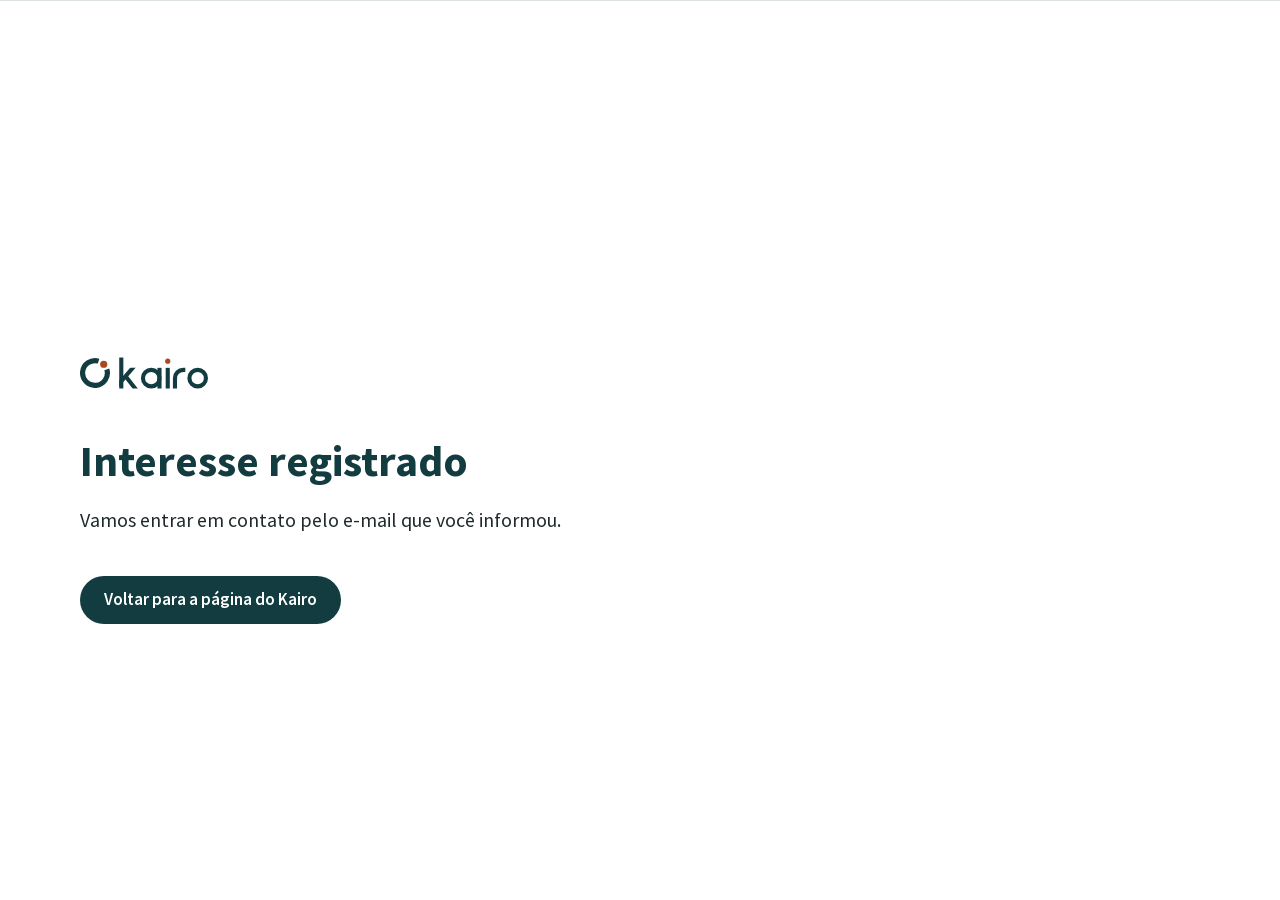
<file: site/obrigado.html>
<!doctype html>
<html lang="pt-BR">
<head>
  <meta charset="utf-8">
  <meta name="viewport" content="width=device-width, initial-scale=1">
  <title>Interesse registrado · Kairo</title>
  <meta name="robots" content="noindex">
  <meta name="theme-color" content="#123C3F">
  <link rel="icon" href="kairo-favicon.svg" type="image/svg+xml">
  <link rel="icon" href="kairo-favicon-64.png" type="image/png" sizes="64x64">
  <link rel="stylesheet" href="styles.css">
  <script defer src="https://cloud.umami.is/script.js" data-website-id="fe336f4c-7bbe-4ae4-8225-28ae98986966"></script>
</head>
<body>
  <main class="closing" style="justify-content:center">
    <div class="wrap">
      <img src="brand/kairo-horizontal-escuro.svg" alt="Kairo" width="128" height="32" style="height:32px;width:auto">
      <h1 style="color:#123C3F;font-size:var(--t-h2);line-height:1.1;margin-top:48px;max-width:18ch">Interesse registrado</h1>
      <p class="lead" style="margin-top:20px">Vamos entrar em contato pelo e-mail que você informou.</p>
      <p style="margin-top:40px"><a class="btn btn--primary" href="/">Voltar para a página do Kairo</a></p>
    </div>
  </main>
</body>
</html>
</file>
<file: site/styles.css>
/* Kairo · landing page
   Identidade: LEIA-ME do kit (petróleo como cor principal, cobre só como acento,
   Source Sans Pro 400/600/700, sem itálico, seções com fundo branco). */

@font-face { font-family: "Source Sans Pro"; font-style: normal; font-weight: 400; font-display: swap; src: url(fonts/source-sans-pro-400-latin.woff2) format("woff2"); }
@font-face { font-family: "Source Sans Pro"; font-style: normal; font-weight: 600; font-display: swap; src: url(fonts/source-sans-pro-600-latin.woff2) format("woff2"); }
@font-face { font-family: "Source Sans Pro"; font-style: normal; font-weight: 700; font-display: swap; src: url(fonts/source-sans-pro-700-latin.woff2) format("woff2"); }

:root {
  --petrol: #123C3F;
  --petrol-deep: #0F3437;
  --petrol-tone: #1C4A4D;      /* anel tonal do banner */
  --petrol-line: rgba(255, 255, 255, .1);
  --copper: #A84A1F;           /* acento sobre fundo claro */
  --copper-light: #E0885C;     /* acento sobre fundo escuro */
  --ink: #1F2A2C;              /* grafite: corpo */
  --muted: #5B6668;            /* cinza: secundário */
  --line: #DCE1E1;             /* linha: divisores e bordas */
  --tint: #F3F6F6;             /* superfície de painel, derivada da linha */
  --white: #FFFFFF;
  --on-dark: #FFFFFF;
  --on-dark-muted: #C6D5D6;

  --font: "Source Sans Pro", system-ui, sans-serif;
  --ease-out: cubic-bezier(.23, 1, .32, 1);
  --ease-in-out: cubic-bezier(.77, 0, .175, 1);

  --nav: 72px;
  --gut: 80px;
  --gap: 24px;
  --padt: 120px;
  --padb: 96px;
  --r: 12px;
  --r-lg: 16px;

  --t-h1: clamp(2.125rem, 1.1rem + 3.4vw, 3.625rem);
  --t-h2: clamp(1.875rem, 1.2rem + 1.9vw, 2.875rem);
  --t-h3: clamp(1.375rem, 1.1rem + .8vw, 1.75rem);
  --t-lead: clamp(1.0625rem, 1rem + .3vw, 1.25rem);
  --t-body: 1.0625rem;
}

@media (max-width: 1199px) { :root { --gut: 48px; } }
@media (max-width: 639px)  { :root { --gut: 24px; --nav: 64px; --padt: 96px; --padb: 64px; --gap: 12px; } }

*, *::before, *::after { box-sizing: border-box; }
html { -webkit-text-size-adjust: 100%; text-size-adjust: 100%; scroll-padding-top: var(--nav); }
body {
  margin: 0;
  background: var(--white);
  color: var(--ink);
  font-family: var(--font);
  font-size: var(--t-body);
  line-height: 1.55;
  font-weight: 400;
  -webkit-font-smoothing: antialiased;
  text-rendering: optimizeLegibility;
  -webkit-tap-highlight-color: transparent;
}
h1, h2, h3, p, ol, ul, dl, dd { margin: 0; }
ol, ul { padding: 0; list-style: none; }
img, svg { display: block; }
em, i, cite, address { font-style: normal; }
a { color: inherit; }
button, input, select { font: inherit; color: inherit; }

::selection { background: var(--petrol); color: var(--white); }
.hero ::selection, .turma ::selection { background: var(--copper-light); color: var(--petrol); }
:focus-visible { outline: 2px solid var(--copper); outline-offset: 3px; border-radius: 4px; }
.hero :focus-visible, .turma :focus-visible { outline-color: var(--copper-light); }
input, select { caret-color: var(--copper); accent-color: var(--petrol); }
html { scrollbar-color: #9FB0B1 var(--white); }

.sprite { position: absolute; width: 0; height: 0; overflow: hidden; }
.ico { width: 1.125em; height: 1.125em; flex: none; }

.skip {
  position: fixed; left: var(--gut); top: 12px; z-index: 100;
  padding: 12px 18px; border-radius: 8px;
  background: var(--petrol); color: var(--white); font-weight: 600; text-decoration: none;
  transform: translateY(-160%);
  transition: transform 200ms var(--ease-out);
}
.skip:focus { transform: none; }

.wrap { width: min(100% - 2 * var(--gut), 1280px); margin-inline: auto; }

h1, h2, h3 { color: var(--petrol); font-weight: 700; text-wrap: balance; }
h2 { font-size: var(--t-h2); line-height: 1.1; letter-spacing: -.015em; }
h3 { font-size: var(--t-h3); line-height: 1.2; letter-spacing: -.01em; }
.lead { font-size: var(--t-lead); line-height: 1.55; color: var(--ink); max-width: 34em; text-wrap: pretty; }
h2 + .lead { margin-top: 20px; }

/* Botões e links */
.btn {
  display: inline-flex; align-items: center; justify-content: center; gap: 10px;
  min-height: 48px; padding: 0 24px; border-radius: 999px; border: 0;
  font-weight: 600; font-size: 1.0625rem; line-height: 1; text-decoration: none; white-space: nowrap;
  cursor: pointer;
  transition: background-color 180ms ease, color 180ms ease, transform 160ms var(--ease-out);
}
.btn:active { transform: scale(.97); }
.btn--primary { background: var(--petrol); color: var(--white); }
.btn--light { background: var(--white); color: var(--petrol); }
@media (hover: hover) and (pointer: fine) {
  .btn--primary:hover { background: #1A4E52; }
  .btn--light:hover { background: #E6EEEE; }
}

.link {
  display: inline-flex; align-items: center; gap: 8px; min-height: 44px;
  font-weight: 600; text-decoration: none;
  background: linear-gradient(currentColor, currentColor) 0 calc(100% - 8px) / 0 1.5px no-repeat;
  transition: background-size 260ms var(--ease-out);
}
.link--light { color: var(--white); }
@media (hover: hover) and (pointer: fine) { .link:hover { background-size: 100% 1.5px; } }

/* Cabeçalho */
.nav {
  position: fixed; inset: 0 0 auto; z-index: 50; height: var(--nav);
  background: var(--white);
  box-shadow: 0 1px 0 transparent;
  transition: box-shadow 200ms ease;
}
.nav.is-scrolled { box-shadow: 0 1px 0 var(--line); }
.nav__row { height: 100%; display: flex; align-items: center; gap: 40px; }
.nav__brand { display: inline-flex; padding: 6px 0; border-radius: 6px; }
.nav__brand img { height: 32px; width: auto; }
.nav__links { display: flex; gap: 28px; margin-left: auto; }
.nav__links a {
  color: var(--ink); font-weight: 600; font-size: 1rem; text-decoration: none; padding: 10px 0;
  background: linear-gradient(var(--petrol), var(--petrol)) 0 calc(100% - 6px) / 0 1.5px no-repeat;
  transition: background-size 260ms var(--ease-out), color 180ms ease;
}
.nav__links a[aria-current="true"] { color: var(--petrol); background-size: 100% 1.5px; }
@media (hover: hover) and (pointer: fine) { .nav__links a:hover { color: var(--petrol); background-size: 100% 1.5px; } }
.nav__cta { min-height: 44px; padding: 0 20px; font-size: 1rem; }
@media (max-width: 1099px) {
  .nav__links { display: none; }
  .nav__cta { margin-left: auto; }
}
@media (max-width: 639px) {
  .nav__row { gap: 12px; }
  .nav__brand img { height: 28px; }
  .nav__cta { padding: 0 16px; font-size: .9375rem; }
}
@media (max-width: 359px) {
  .nav__brand img { height: 24px; }
  .nav__cta { padding: 0 12px; font-size: .875rem; }
}

/* Anel de prontidão (geometria do símbolo Kairo) */
.ring { overflow: visible; }
.ring path { fill: none; stroke-width: 10; }
.ring__track { stroke: var(--line); }
.ring__fill { stroke: var(--petrol); stroke-dasharray: 100 100; stroke-dashoffset: 100; }
.ring__dot { fill: var(--copper); transform-box: fill-box; transform-origin: center; }

/* Hero */
.hero {
  position: relative; overflow: hidden; isolation: isolate;
  min-height: 100svh; padding: calc(var(--nav) + 56px) 0 72px;
  display: flex; align-items: center;
  background: var(--petrol); color: var(--on-dark);
}
.layer { position: absolute; inset: 0; width: 100%; height: 100%; z-index: 0; pointer-events: none; object-fit: cover; }
.hero > .wrap, .turma__pin > .wrap { position: relative; z-index: 1; }
.hero__grid { display: grid; grid-template-columns: repeat(12, 1fr); column-gap: var(--gap); align-items: center; width: min(100% - 2 * var(--gut), 1280px); }
.hero__text { grid-column: 1 / span 6; }
.hero__title { color: var(--on-dark); font-size: var(--t-h1); line-height: 1.04; letter-spacing: -.025em; max-width: 11.5em; }
.hero__lead { margin-top: 28px; font-size: var(--t-lead); line-height: 1.55; color: var(--on-dark-muted); max-width: 33em; }
.hero__actions { margin-top: 40px; display: flex; flex-wrap: wrap; align-items: center; gap: 16px 28px; }
.hero__mark { grid-column: 7 / span 6; position: relative; aspect-ratio: 1; width: min(100%, calc(100svh - var(--nav) - 160px)); justify-self: end; }
.hero__halo { position: absolute; inset: 0; width: 100%; height: 100%; }
.hero__halo circle { fill: none; stroke: var(--petrol-line); stroke-width: .25; }
.hero__dots { position: absolute; left: 2%; bottom: 8%; width: 15%; height: auto; }
.hero__dots circle { fill: rgba(255, 255, 255, .22); }
.hero__symbol { position: absolute; inset: 13%; width: 74%; height: 74%; }

.js .hero [data-enter] { animation: rise 700ms var(--ease-out) both; }
.js .hero [data-enter]:nth-child(2) { animation-delay: 70ms; }
.js .hero [data-enter]:nth-child(3) { animation-delay: 140ms; }
.js .hero__symbol { animation: symbol-in 1100ms var(--ease-out) 150ms both; }
.js .hero__halo { animation: halo-in 1400ms var(--ease-out) 250ms both; }
@keyframes rise { from { opacity: 0; transform: translateY(10px); } }
@keyframes symbol-in { from { opacity: 0; transform: scale(.94); } }
@keyframes halo-in { from { opacity: 0; transform: scale(.9); } }

@media (max-width: 899px) {
  .hero { align-items: flex-start; padding-top: calc(var(--nav) + 48px); }
  .hero__text { grid-column: 1 / -1; }
  .hero__mark { grid-column: 1 / -1; justify-self: start; width: min(56vw, 300px); margin-top: 40px; }
  .hero__halo { display: none; }
  .hero__symbol { inset: 0; width: 100%; height: 100%; }
  .hero__title { max-width: 12em; }
}
@media (max-width: 639px) {
  .hero { padding: calc(var(--nav) + 36px) 0 40px; }
  .hero__lead { margin-top: 20px; }
  .hero__actions { margin-top: 28px; flex-direction: column; align-items: stretch; gap: 8px; }
  .hero__actions .link { justify-content: center; }
  .hero__mark { width: min(48vw, 196px); margin-top: 32px; justify-self: start; }
  .hero__dots { display: none; }
}
@media (max-width: 639px) and (max-height: 740px) { .hero__mark { display: none; } }

/* Seções */
.section { min-height: 100svh; padding: var(--padt) 0 var(--padb); display: flex; align-items: center; }
.section__head { max-width: 760px; }
.split { display: grid; grid-template-columns: repeat(12, 1fr); column-gap: var(--gap); align-items: start; }
.split__text { grid-column: 1 / span 5; }
.split__visual { grid-column: 7 / span 6; }
.split__note { margin-top: 16px; font-size: .9375rem; color: var(--muted); }
.split__next { margin-top: 32px; font-weight: 600; color: var(--petrol); }
@media (max-width: 899px) {
  .split { row-gap: 40px; }
  .split__text, .split__visual { grid-column: 1 / -1; }
}

/* Painéis de produto */
.panel {
  background: var(--white); border: 1px solid var(--line); border-radius: var(--r-lg);
  padding: 36px;
}
.panel__head { display: flex; align-items: baseline; justify-content: space-between; gap: 16px; padding-bottom: 20px; border-bottom: 1px solid var(--line); margin-bottom: 8px; flex-wrap: wrap; }
.panel__title, .scr__title, .board__title { font-weight: 700; color: var(--petrol); font-size: 1.1875rem; line-height: 1.3; display: flex; align-items: center; gap: 8px; }
.panel__meta, .scr__meta, .board__meta { color: var(--muted); font-size: .9375rem; }
@media (max-width: 639px) { .panel { padding: 22px 20px; } }

.profile { display: flex; align-items: center; gap: 24px; padding-bottom: 24px; border-bottom: 1px solid var(--line); }
.ring--unknown { width: 104px; height: 104px; flex: none; }
.ring--unknown .ring__track { stroke: #E7ECEC; }
.profile__name { font-weight: 700; font-size: 1.375rem; color: var(--petrol); line-height: 1.2; }
.profile__meta { color: var(--muted); }
.profile__status { margin-top: 8px; display: inline-block; font-weight: 600; font-size: .9375rem; color: var(--copper); }

.facts { display: grid; }
.facts__row { display: flex; justify-content: space-between; gap: 16px; padding: 14px 0; border-bottom: 1px solid var(--line); }
.facts__row:last-child { border-bottom: 0; padding-bottom: 0; }
.facts dt { color: var(--ink); }
.facts dd { font-weight: 600; color: var(--petrol); font-variant-numeric: tabular-nums; text-align: right; }
.facts dd.is-gap { color: var(--copper); }
.facts--tight .facts__row { padding: 10px 0; }

/* Jornada (scrollytelling) */
.story { position: relative; padding: 0 0 var(--padb); }
.story__grid { display: grid; grid-template-columns: repeat(12, 1fr); column-gap: var(--gap); }
.story__steps { grid-column: 1 / span 5; grid-row: 1; }
.story__stage { grid-column: 7 / span 6; grid-row: 1; position: relative; }
.story__intro { min-height: 100svh; padding-top: var(--padt); }
.step { min-height: 100svh; display: flex; flex-direction: column; justify-content: center; padding: 48px 0; transition: opacity 400ms ease; }
.step:last-child { min-height: 100svh; }
.step p { margin-top: 16px; font-size: var(--t-lead); color: var(--ink); max-width: 30em; text-wrap: pretty; }

.stage {
  position: sticky; top: calc(var(--nav) + 48px);
  display: flex; flex-direction: column;
  background: var(--white); border: 1px solid var(--line); border-radius: var(--r-lg);
  padding: 28px;
}
.stage__head { display: flex; align-items: center; gap: 28px; padding-bottom: 24px; border-bottom: 1px solid var(--line); }
.stage__ring { position: relative; width: clamp(120px, 13vw, 176px); aspect-ratio: 1; flex: none; }
.ring--stage { width: 100%; height: 100%; }
.ring--stage .ring__track { stroke: #E7ECEC; }
.ring--stage .ring__fill { transition: none; }
.ring--stage.is-complete .ring__dot { animation: pop 620ms var(--ease-out); }
@keyframes pop { 40% { transform: scale(1.22); } }
.stage__pct {
  position: absolute; inset: 0; display: grid; place-items: center;
  font-weight: 700; color: var(--petrol); font-size: clamp(1.75rem, 1rem + 1.4vw, 2.5rem); letter-spacing: -.02em;
  font-variant-numeric: tabular-nums;
}
.stage__name { font-weight: 700; color: var(--petrol); font-size: 1.375rem; line-height: 1.2; }
.stage__meta { color: var(--muted); }
.stage__label { margin-top: 6px; font-size: .9375rem; color: var(--muted); }
.rail { display: grid; grid-template-columns: repeat(8, 1fr); gap: 4px; margin-top: 14px; width: min(240px, 100%); }
.rail li { height: 6px; border-radius: 3px; background: #E7ECEC; transition: background-color 300ms ease; }
.rail li.is-on { background: var(--petrol); }

.stage__screens { position: relative; display: grid; margin-top: 24px; }
.scr {
  grid-area: 1 / 1;
  opacity: 0; transform: translateY(10px); filter: blur(2px);
  transition: opacity 360ms ease, transform 480ms var(--ease-out), filter 360ms ease, visibility 0s 480ms;
  visibility: hidden;
}
.scr.is-active { opacity: 1; transform: none; filter: none; visibility: visible; transition: opacity 420ms ease 80ms, transform 520ms var(--ease-out) 80ms, filter 420ms ease 80ms, visibility 0s; }
.scr__head { display: flex; flex-direction: column; gap: 2px; margin-bottom: 18px; }
.scr__title .ico { color: var(--petrol); }
.scr__sub { margin-top: 20px; font-weight: 600; color: var(--ink); font-size: .9375rem; }

.bars { display: grid; gap: 12px; }
.bars li { display: grid; grid-template-columns: 9.5em 1fr 2.2em; align-items: center; gap: 14px; font-size: .9375rem; }
.bars i, .progress i, .hbars__bar { position: relative; height: 8px; border-radius: 4px; background: #E7ECEC; overflow: hidden; }
.bars i::after, .progress i::after, .hbars__bar i {
  content: ""; position: absolute; inset: 0; border-radius: 4px; background: var(--petrol);
  transform-origin: left; transform: scaleX(calc(var(--v) / 100));
}
.bars b { text-align: right; font-weight: 600; color: var(--petrol); font-variant-numeric: tabular-nums; }

.chips { display: flex; flex-wrap: wrap; gap: 8px; margin-top: 10px; }
.chip { display: inline-flex; align-items: center; gap: 6px; padding: 6px 14px; border-radius: 999px; border: 1px solid var(--line); font-size: .9375rem; color: var(--muted); }
.chip--on { background: var(--petrol); border-color: var(--petrol); color: var(--white); font-weight: 600; }

.rows li { display: flex; justify-content: space-between; gap: 16px; padding: 11px 0; border-bottom: 1px solid var(--line); font-size: .9375rem; }
.rows li:first-child { padding-top: 0; }
.rows__main { color: var(--ink); }
.rows__side { color: var(--muted); white-space: nowrap; }
.challenge { margin-top: 18px; padding: 18px 20px; border-radius: var(--r); background: var(--tint); }
.challenge__org { font-size: .875rem; color: var(--muted); }
.challenge__title { margin-top: 2px; font-weight: 700; color: var(--petrol); line-height: 1.3; }
.tag { margin-top: 10px; display: inline-flex; align-items: center; gap: 6px; font-size: .875rem; font-weight: 600; }
.tag--ok { color: var(--petrol); }

.plan { display: grid; gap: 0; }
.plan__term { display: grid; grid-template-columns: 3.2em 1fr; gap: 16px; padding: 14px 0; border-bottom: 1px solid var(--line); }
.plan__term:first-child { padding-top: 0; }
.plan__term:last-child { border-bottom: 0; }
.plan__when { font-weight: 700; color: var(--petrol); font-size: 1.125rem; line-height: 1.4; }
.plan ul { display: grid; gap: 6px; }
.plan ul li { display: flex; align-items: center; gap: 8px; font-size: .9375rem; color: var(--ink); }
.plan ul li:not(.is-done)::before { content: ""; width: 1.125em; height: 1.125em; flex: none; border-radius: 50%; border: 2px solid var(--line); box-sizing: border-box; }
.plan ul li.is-done { color: var(--muted); }
.plan ul li.is-done .ico { color: var(--petrol); }

.chat { display: grid; gap: 10px; }
.msg { max-width: 86%; padding: 12px 16px; border-radius: 14px; font-size: .9375rem; line-height: 1.45; }
.msg--tutor { background: var(--tint); color: var(--ink); border-bottom-left-radius: 4px; }
.msg--me { justify-self: end; background: var(--petrol); color: var(--white); border-bottom-right-radius: 4px; }
.progress { margin-top: 18px; display: grid; grid-template-columns: auto 1fr; gap: 14px; align-items: center; font-size: .875rem; color: var(--muted); }

.match { font-size: 1rem; color: var(--petrol); margin-bottom: 10px; }
.reqs { display: grid; grid-template-columns: 1fr; gap: 10px; }
.reqs li { display: flex; align-items: flex-start; gap: 8px; font-size: .9375rem; line-height: 1.3; }
.reqs .ico { margin-top: 1px; }
.reqs li.is-ok .ico { color: var(--petrol); }
.reqs li.reqs__sum { display: none; color: var(--muted); }
.reqs li.is-gap { grid-column: 1 / -1; color: var(--copper); font-weight: 600; flex-wrap: wrap; }
.reqs li.is-gap span { font-weight: 400; color: var(--muted); }
.reqs li.is-gap span::before { content: "· "; }
.reqs li.is-gap:first-of-type { margin-top: 6px; padding-top: 12px; border-top: 1px solid var(--line); }

.hired { display: flex; align-items: center; gap: 16px; padding-bottom: 18px; border-bottom: 1px solid var(--line); margin-bottom: 4px; }
.hired__badge { width: 48px; height: 48px; border-radius: 50%; background: var(--petrol); color: var(--white); display: grid; place-items: center; flex: none; }
.hired__badge .ico { width: 24px; height: 24px; }
.hired .scr__title { font-size: 1.375rem; }

/* Jornada no celular: tela dividida, palco em cima, etapas embaixo */
@media (max-width: 899px) {
  .story { padding-top: var(--padt); }
  .story__grid { display: block; }
  .story__intro { min-height: 0; padding-top: 0; padding-bottom: 32px; }
  .story__stage { position: sticky; top: var(--nav); z-index: 2; background: var(--white); padding: 8px 0 12px; margin: 0 calc(-1 * var(--gut)); padding-inline: var(--gut); box-shadow: 0 1px 0 var(--line); }
  .stage { position: relative; top: 0; max-height: calc(60svh - var(--nav)); overflow: hidden; padding: 16px; border-radius: var(--r); }
  /* Telas com rolagem interna: o topo (anel e nome) fica fixo, só o conteúdo da etapa rola */
  .stage__screens { flex: 1 1 auto; min-height: 0; overflow-y: auto; overscroll-behavior-y: auto; align-content: start; }
  .stage__screens.has-more { -webkit-mask-image: linear-gradient(to bottom, #000 calc(100% - 36px), transparent); mask-image: linear-gradient(to bottom, #000 calc(100% - 36px), transparent); }
  .scr:not(.is-active) { position: absolute; inset: 0; overflow: hidden; }
  .stage__head { gap: 16px; padding-bottom: 14px; }
  .stage__ring { width: 84px; }
  .stage__pct { font-size: 1.0625rem; }
  .cell__name { display: none; }
  .stage__name { font-size: 1.125rem; }
  .stage__meta, .stage__label { font-size: .875rem; }
  .rail { margin-top: 8px; width: 100%; max-width: 220px; }
  .stage__label { margin-top: 4px; }
  .stage__screens { margin-top: 14px; }
  .scr__head { margin-bottom: 12px; }
  .scr__title { font-size: 1.0625rem; }
  .scr__meta { font-size: .8125rem; }
  .bars { gap: 9px; }
  .bars li { grid-template-columns: 9.4em 1fr 2em; gap: 10px; font-size: .8125rem; }
  .scr__sub { margin-top: 14px; font-size: .8125rem; }
  .chip { font-size: .8125rem; padding: 4px 10px; }
  .chip--more, .rows li.rows--more, .reqs li.reqs--more { display: none; }
  .reqs li.reqs__sum { display: flex; }
  .stage__label { display: none; }
  .hide-sm { display: none; }
  .stage__meta [data-period] { white-space: nowrap; }
  .stage__meta { font-size: .8125rem; }
  .reqs li.is-gap { display: grid; grid-template-columns: 1.125em 1fr; column-gap: 8px; }
  .reqs li.is-gap span { grid-column: 2; font-size: .8125rem; }
  .reqs li.is-gap span::before { content: none; }
  .plan .plan--more, .facts .facts--more { display: none; }
  .plan .plan__term:nth-last-child(2), .scr .facts--tight .facts__row:nth-last-child(2) { border-bottom: 0; }
  .stage__ring { width: 88px; }
  .rows li { font-size: .8125rem; padding: 8px 0; }
  .challenge { margin-top: 12px; padding: 12px 14px; }
  .challenge__title { font-size: .9375rem; }
  .plan__term { padding: 9px 0; grid-template-columns: 2.4em 1fr; gap: 10px; }
  .plan ul li { font-size: .8125rem; }
  .msg { font-size: .8125rem; padding: 9px 12px; max-width: 92%; }
  .msg--tutor:first-child { display: none; }
  .progress { margin-top: 12px; }
  .match { font-size: .875rem; margin-bottom: 8px; }
  .reqs { grid-template-columns: 1fr; gap: 6px; }
  .reqs li { font-size: .8125rem; }
  .reqs li.is-gap:first-of-type { margin-top: 2px; padding-top: 8px; }
  .hired { padding-bottom: 12px; }
  .hired__badge { width: 40px; height: 40px; }
  .hired .scr__title { font-size: 1.1875rem; }
  .facts--tight .facts__row { padding: 7px 0; font-size: .875rem; }

  .story__steps { position: relative; z-index: 1; }
  .step { min-height: 62svh; justify-content: flex-start; padding: 40px 0 0; }
  .step:last-child { min-height: 70svh; }
  .step p { font-size: 1.0625rem; }
}
@media (min-width: 640px) and (max-width: 899px) {
  .msg--tutor:first-child { display: block; }
}

/* Painel da turma: a câmera vira */
.turma { position: relative; height: 200svh; background: var(--petrol); color: var(--on-dark); }
.turma__pin { position: sticky; top: 0; height: 100svh; overflow: hidden; display: flex; align-items: center; padding: var(--nav) 0 0; isolation: isolate; }
.turma h2 { color: var(--on-dark); }
.turma .lead { color: var(--on-dark-muted); }
.legend { margin-top: 36px; display: grid; gap: 14px; }
.legend li { display: flex; align-items: center; gap: 12px; color: var(--on-dark-muted); font-size: 1.0625rem; }
.legend b { color: var(--on-dark); font-weight: 700; font-size: 1.375rem; min-width: 1.6em; font-variant-numeric: tabular-nums; }
.legend__key { width: 14px; height: 14px; border-radius: 50%; border: 3.5px solid; flex: none; }
.legend__key--ready { border-color: var(--white); }
.legend__key--prep { border-color: #7FA2A4; }
.legend__key--alert { border-color: var(--copper-light); }

.board { background: var(--petrol-deep); border: 1px solid var(--petrol-line); border-radius: var(--r-lg); padding: 28px; }
.board__head { padding-bottom: 18px; border-bottom: 1px solid var(--petrol-line); }
.board__title { color: var(--on-dark); }
.board__meta { color: var(--on-dark-muted); }
.board__view { position: relative; margin-top: 22px; overflow: hidden; border-radius: 8px; }
.board__grid { display: grid; grid-template-columns: repeat(8, 1fr); gap: 26px 10px; transform-origin: var(--ox, 50%) var(--oy, 50%); will-change: transform; }
.cell { position: relative; aspect-ratio: 1; }
.cell svg { width: 100%; height: 100%; overflow: visible; }
.cell path { fill: none; stroke-width: 10; }
.cell .t { stroke: var(--petrol-tone); }
.cell .f { stroke-dasharray: 100 100; }
.cell--ready .f { stroke: var(--white); }
.cell--prep .f { stroke: #7FA2A4; }
.cell--alert .f { stroke: var(--copper-light); }
.cell .d { fill: var(--copper-light); }
.cell:not(.cell--me) { opacity: var(--others, 1); }
.cell--me::before { content: ""; position: absolute; inset: -14%; border-radius: 50%; border: 1px solid rgba(224, 136, 92, .7); opacity: var(--others, 1); }
.cell__name { position: absolute; left: 50%; top: 100%; transform: translateX(-50%); margin-top: 2px; font-size: .8125rem; font-weight: 600; color: var(--on-dark); white-space: nowrap; opacity: calc((var(--others, 1) - .85) * 6.67); }
@media (max-width: 899px) {
  .turma { height: 200svh; }
  .turma__pin { align-items: flex-start; padding-top: calc(var(--nav) + 28px); }
  .turma .split { row-gap: 24px; }
  .turma .lead { font-size: 1rem; }
  .turma h2 + .lead { margin-top: 12px; }
  .legend { margin-top: 18px; grid-template-columns: repeat(3, auto); justify-content: start; gap: 8px 18px; }
  .legend li { font-size: .875rem; flex-direction: column; align-items: flex-start; gap: 4px; }
  .legend li b { font-size: 1.25rem; }
  .board { padding: 16px; }
  .board__head { padding-bottom: 12px; }
  .board__title { font-size: 1rem; }
  .board__meta { font-size: .8125rem; }
  .board__view { margin-top: 14px; }
  .board__grid { gap: 9px 7px; }
}
@media (max-width: 639px) and (max-height: 740px) { .turma .lead { display: none; } }

/* Gargalos */
.hbars li { display: grid; grid-template-columns: 1fr 2.4em; grid-template-areas: "label count" "bar bar" "note note"; gap: 10px 16px; padding: 20px 0; font-size: 1.0625rem; border-bottom: 1px solid var(--line); }
.hbars li:last-child { border-bottom: 0; padding-bottom: 0; }
.hbars__label { grid-area: label; }
.hbars__bar { grid-area: bar; }
.hbars__note { grid-area: note; font-size: .9375rem; color: var(--muted); margin-top: -2px; }
.hbars b { grid-area: count; text-align: right; font-weight: 700; color: var(--petrol); font-size: 1.25rem; line-height: 1.2; font-variant-numeric: tabular-nums; }
.hbars__bar i { transform: scaleX(calc(var(--v) / 100 * 2.4)); }
.hbars li.is-top .hbars__bar i { background: var(--copper); }
.hbars li.is-top b { color: var(--copper); }

/* Resultados */
.results { display: grid; grid-template-columns: 1.35fr 1fr; gap: 36px; align-items: end; padding-top: 16px; }
.vbars { display: grid; grid-template-columns: repeat(4, 1fr); gap: 14px; height: 340px; align-items: end; }
.vbars__col { display: flex; flex-direction: column; justify-content: flex-end; align-items: center; height: 100%; gap: 8px; }
.vbars__col b { font-weight: 700; color: var(--petrol); font-size: 1.125rem; font-variant-numeric: tabular-nums; }
.vbars__col i { width: 100%; height: calc(var(--v) * 0.78%); min-height: 4px; border-radius: 6px 6px 0 0; background: #B9CBCC; }
.vbars__col.is-now i { background: var(--petrol); }
.vbars__col span { font-size: .9375rem; color: var(--muted); }
.results__side { align-self: end; }
.results__sub { font-weight: 600; font-size: .9375rem; color: var(--ink); padding-bottom: 6px; }
@media (max-width: 639px) {
  .results { grid-template-columns: 1fr; gap: 24px; }
  .vbars { height: 200px; }
}

/* Diferenciais */
.sr-only { position: absolute; width: 1px; height: 1px; overflow: hidden; clip-path: inset(50%); white-space: nowrap; }
.compare-wrap { display: grid; gap: 48px; }
.compare { width: 100%; border-collapse: separate; border-spacing: 0; table-layout: fixed; }
.compare col, .compare th, .compare td { text-align: left; vertical-align: top; }
.compare th, .compare td { padding: 20px 28px; font-size: 1.0625rem; line-height: 1.45; }
.compare thead th { padding-top: 24px; padding-bottom: 20px; }
.compare thead td, .compare tbody th { width: 22%; padding-left: 0; }
.compare thead th:not(.compare__kairo) { width: 34%; }
.compare tbody th { font-weight: 600; color: var(--ink); }
.compare tbody td { color: var(--ink); }
.compare tbody th, .compare tbody td { border-top: 1px solid var(--line); }
.compare__kairo { background: var(--tint); }
.compare tbody .compare__kairo { color: var(--petrol); font-weight: 600; border-top-color: #E1E7E7; }
.compare thead .compare__kairo { border-radius: var(--r) var(--r) 0 0; }
.compare tbody tr:last-child .compare__kairo { border-radius: 0 0 var(--r) var(--r); }
.compare__col { display: flex; align-items: center; gap: 10px; font-weight: 700; color: var(--petrol); font-size: 1.1875rem; }
.compare__col img { width: 20px; height: 20px; flex: none; }
.compare__sub { display: block; margin-top: 4px; font-weight: 400; font-size: .9375rem; color: var(--muted); }
@media (max-width: 899px) {
  .compare th, .compare td { padding: 16px 18px; font-size: 1rem; }
}
@media (max-width: 639px) {
  .compare-wrap { gap: 32px; }
  .compare, .compare tbody, .compare tr, .compare th, .compare td { display: block; width: 100%; }
  .compare thead { position: absolute; width: 1px; height: 1px; overflow: hidden; clip-path: inset(50%); }
  .compare tbody { display: grid; gap: 24px; }
  .compare tbody th { width: 100%; padding: 0 0 10px; border-top: 0; font-size: 1.0625rem; color: var(--petrol); font-weight: 700; }
  .compare tbody td { padding: 12px 16px; border-top: 1px solid var(--line); }
  .compare tbody td::before { content: attr(data-label); display: block; margin-bottom: 2px; font-size: .8125rem; font-weight: 600; color: var(--muted); }
  .compare tbody .compare__kairo { border-top: 0; border-radius: 0 0 var(--r) var(--r); }
  .compare tbody td:not(.compare__kairo) { border-radius: var(--r) var(--r) 0 0; border: 1px solid var(--line); border-bottom: 0; }
}

/* Empresas parceiras */
#parceiras .wrap { display: grid; gap: 64px; }
.partner__row { display: flex; align-items: center; justify-content: space-between; gap: 24px; padding: 18px 0; border-bottom: 1px solid var(--line); }
.partner__row:last-child { border-bottom: 0; padding-bottom: 0; }
.partner__kind { font-size: .9375rem; color: var(--muted); }
.partner__title { font-weight: 700; color: var(--petrol); line-height: 1.3; }
.partner__num { text-align: right; color: var(--muted); font-size: .9375rem; max-width: 11em; line-height: 1.3; }
.partner__num b { display: block; font-size: 1.75rem; line-height: 1.1; color: var(--petrol); font-variant-numeric: tabular-nums; }
.flow { position: relative; display: grid; grid-template-columns: repeat(3, 1fr); column-gap: var(--gap); }
.flow::before, .flow::after { content: ""; position: absolute; left: 0; right: 0; top: 13px; height: 2px; background: var(--line); }
.flow::after { background: var(--petrol); transform-origin: left; transform: scaleX(var(--flow, 1)); }
.flow__stop { position: relative; padding-right: 32px; }
.flow__node { position: relative; z-index: 1; display: block; width: 28px; height: 28px; border-radius: 50%; background: var(--white); border: 8px solid var(--petrol); }
.flow h3 { margin-top: 28px; }
.flow p { margin-top: 12px; color: var(--ink); font-size: var(--t-lead); max-width: 22em; }
@media (max-width: 899px) {
  #parceiras .wrap { gap: 48px; }
  .flow { grid-template-columns: 1fr; row-gap: 40px; padding-left: 52px; }
  .flow::before, .flow::after { left: 13px; right: auto; top: 0; bottom: 0; width: 2px; height: auto; }
  .flow::after { transform-origin: top; transform: scaleY(var(--flow, 1)); }
  .flow__node { position: absolute; left: -52px; top: 0; }
  .flow h3 { margin-top: 0; }
  .flow__stop { padding-right: 0; }
}

/* CTA e rodapé (fundo branco, como pede o LEIA-ME) */
.closing { position: relative; background: var(--white); color: var(--ink); min-height: 100svh; padding: var(--padt) 0 40px; display: flex; flex-direction: column; justify-content: space-between; gap: 72px; border-top: 1px solid var(--line); }
.closing__grid { display: grid; grid-template-columns: repeat(12, 1fr); column-gap: var(--gap); align-items: start; flex: 1; align-content: center; }
.closing__text { grid-column: 1 / span 5; }
.form { grid-column: 7 / span 6; display: grid; grid-template-columns: 1fr 1fr; gap: 20px; padding: 36px; border: 1px solid var(--line); border-radius: var(--r-lg); background: var(--white); }
.form__trap { display: none; }
.field { display: grid; gap: 8px; align-content: start; }
.field label { font-weight: 600; font-size: .9375rem; color: var(--ink); }
.field input, .field select {
  width: 100%; min-height: 52px; padding: 0 16px; border-radius: 10px;
  border: 1px solid #C9D1D1; background: var(--white); color: var(--ink);
  font-size: 1.0625rem;
  transition: border-color 160ms ease, box-shadow 160ms ease;
}
.field select { appearance: none; background-image: url("data:image/svg+xml,%3Csvg xmlns='http://www.w3.org/2000/svg' viewBox='0 0 20 20'%3E%3Cpath d='M5.5 8l4.5 4.5L14.5 8' fill='none' stroke='%23123C3F' stroke-width='2' stroke-linecap='round' stroke-linejoin='round'/%3E%3C/svg%3E"); background-repeat: no-repeat; background-position: right 14px center; background-size: 20px; padding-right: 44px; }
.field input:focus-visible, .field select:focus-visible { outline: none; border-color: var(--petrol); box-shadow: 0 0 0 3px rgba(18, 60, 63, .18); }
@media (hover: hover) and (pointer: fine) { .field input:hover, .field select:hover { border-color: var(--muted); } }
.field.is-invalid input, .field.is-invalid select { border-color: var(--copper); }
.field__error { font-size: .9375rem; color: var(--copper); font-weight: 600; }
.field__error:empty { display: none; }
.form__submit { grid-column: 1 / -1; justify-self: start; min-height: 52px; padding: 0 28px; }
.form__submit[disabled] { opacity: .7; cursor: progress; }
.form__status { grid-column: 1 / -1; font-weight: 600; color: var(--petrol); }
.form__status:empty { display: none; }
.form__status.is-error { color: var(--copper); }
.form__sent { display: none; grid-column: 1 / -1; align-items: flex-start; gap: 20px; }
.form__sent img { width: 56px; height: 56px; flex: none; }
.form__sent-title { font-weight: 700; font-size: 1.5rem; line-height: 1.2; color: var(--petrol); }
.form__sent-text { margin-top: 8px; color: var(--muted); }
.form__sent:focus-visible { outline-offset: 6px; }
.form.is-sent .form__sent { display: flex; }
.form.is-sent .form__status { position: absolute; width: 1px; height: 1px; overflow: hidden; clip-path: inset(50%); white-space: nowrap; }
.form.is-sent .field, .form.is-sent .form__submit { display: none; }

.closing__foot { display: grid; grid-template-columns: repeat(12, 1fr); column-gap: var(--gap); align-items: center; padding-top: 28px; border-top: 1px solid var(--line); }
.closing__foot img { grid-column: 1 / span 3; height: 28px; width: auto; }
.closing__nav { grid-column: 7 / span 6; display: flex; flex-wrap: wrap; align-items: center; justify-content: space-between; gap: 8px 28px; }
.closing__links { display: flex; gap: 28px; flex-wrap: wrap; }
.closing__links a { display: inline-flex; align-items: center; min-height: 44px; color: var(--muted); text-decoration: none; font-size: .9375rem; transition: color 160ms ease; }
@media (hover: hover) and (pointer: fine) { .closing__links a:hover { color: var(--petrol); } }
.closing__legal { color: var(--muted); font-size: .9375rem; }
@media (max-width: 899px) {
  .closing { gap: 56px; }
  .closing__grid { row-gap: 40px; }
  .closing__text, .form { grid-column: 1 / -1; }
  .closing__foot img { grid-column: 1 / -1; }
  .closing__nav { grid-column: 1 / -1; margin-top: 12px; justify-content: flex-start; }
}
@media (max-width: 639px) {
  .form { grid-template-columns: 1fr; gap: 16px; padding: 24px 20px; }
  .form__submit { justify-self: stretch; }
  .closing__links { gap: 4px 20px; width: 100%; }
}

/* Movimento reduzido: tudo em repouso e visível */
@media (prefers-reduced-motion: reduce) {
  *, *::before, *::after { animation: none !important; scroll-behavior: auto !important; }
  .scr, .scr.is-active { transform: none; filter: none; transition: opacity 200ms ease, visibility 0s; }
  .btn:active { transform: none; }
}
</file>
